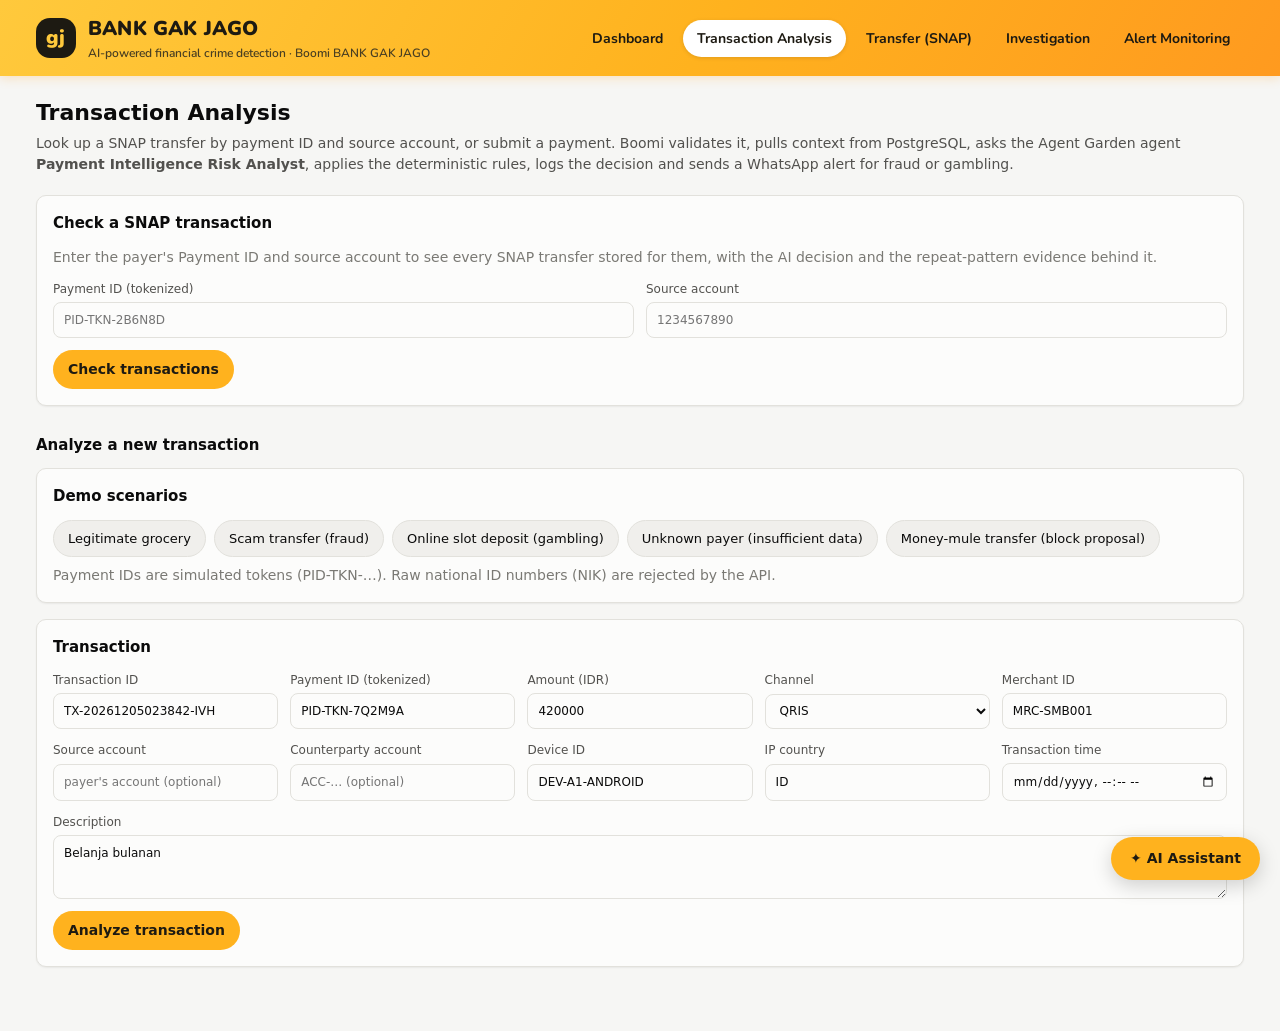
<file: analyze.html>
<!doctype html>
<html lang="en">
<head>
<meta charset="utf-8"><meta name="viewport" content="width=device-width, initial-scale=1">
<title>Transaction Analysis</title>
<link rel="stylesheet" href="styles.css">
</head>
<body>
<main>
  <h1>Transaction Analysis</h1>
  <p class="sub">Look up a SNAP transfer by payment ID and source account, or submit a payment. Boomi validates it, pulls context from PostgreSQL, asks the Agent Garden agent <b>Payment Intelligence Risk Analyst</b>, applies the deterministic rules, logs the decision and sends a WhatsApp alert for fraud or gambling.</p>
  <form class="card" id="lookup">
    <h2>Check a SNAP transaction</h2>
    <p class="muted" style="margin:0 0 12px">Enter the payer's Payment ID and source account to see every SNAP transfer stored for them, with the AI decision and the repeat-pattern evidence behind it.</p>
    <div class="fields">
      <label>Payment ID (tokenized) <input name="payment_id" required placeholder="PID-TKN-2B6N8D"></label>
      <label>Source account <input name="source_account" required maxlength="40" placeholder="1234567890"></label>
    </div>
    <div class="row" style="margin-top:12px">
      <button class="primary" type="submit" id="lookupBtn">Check transactions</button>
      <span id="lookupBusy" class="muted" hidden><span class="spinner"></span> Loading…</span>
    </div>
  </form>
  <section id="lookupResult" style="margin-top:16px"></section>

  <h2 style="margin-top:28px">Analyze a new transaction</h2>
  <section class="card">
    <h2>Demo scenarios</h2>
    <div class="row presets" id="presets"></div>
    <p class="muted" style="margin:8px 0 0">Payment IDs are simulated tokens (PID-TKN-…). Raw national ID numbers (NIK) are rejected by the API.</p>
  </section>
  <form class="card" id="form" style="margin-top:16px">
    <h2>Transaction</h2>
    <div class="fields">
      <label>Transaction ID <input name="transaction_id" required pattern="TX-[A-Z0-9-]{4,40}"></label>
      <label>Payment ID (tokenized) <input name="payment_id" required placeholder="PID-TKN-7Q2M9A"></label>
      <label>Amount (IDR) <input name="amount" type="number" min="1" step="1" required></label>
      <label>Channel
        <select name="channel"><option>BANK_TRANSFER</option><option>QRIS</option><option>EWALLET</option><option>CARD</option><option>VIRTUAL_ACCOUNT</option></select></label>
      <label>Merchant ID <input name="merchant_id" placeholder="MRC-SMB001 (optional)"></label>
      <label>Source account <input name="source_account" placeholder="payer's account (optional)"></label>
      <label>Counterparty account <input name="counterparty_account" placeholder="ACC-… (optional)"></label>
      <label>Device ID <input name="device_id" placeholder="optional"></label>
      <label>IP country <input name="ip_country" maxlength="2" placeholder="ID"></label>
      <label>Transaction time <input name="transaction_time" type="datetime-local"></label>
    </div>
    <label style="margin-top:12px">Description <textarea name="description" maxlength="280"></textarea></label>
    <div class="row" style="margin-top:12px">
      <button class="primary" type="submit" id="submit">Analyze transaction</button>
      <span id="busy" class="muted" hidden><span class="spinner"></span> Running Boomi workflow + AI agent (usually 10–40 s)…</span>
    </div>
  </form>
  <section id="result" style="margin-top:16px"></section>
</main>
<script src="app.js"></script>
<script>
const { h } = PI;
PI.nav("analyze.html");
const newId = () => "TX-" + new Date().toISOString().replace(/\D/g, "").slice(0, 14) + "-" + Math.random().toString(36).slice(2, 5).toUpperCase();
const SCENARIOS = {
  "Legitimate grocery": { payment_id: "PID-TKN-7Q2M9A", amount: 420000, channel: "QRIS", merchant_id: "MRC-SMB001", device_id: "DEV-A1-ANDROID", ip_country: "ID", description: "Belanja bulanan" },
  "Scam transfer (fraud)": { payment_id: "PID-TKN-2B6N8D", amount: 18500000, channel: "BANK_TRANSFER", counterparty_account: "ACC-SCAM-0099", device_id: "DEV-NEW-9931", ip_country: "KH", description: "Transfer segera untuk verifikasi hadiah undian" },
  "Online slot deposit (gambling)": { payment_id: "PID-TKN-9X3L5C", amount: 500000, channel: "EWALLET", merchant_id: "MRC-GCR088", device_id: "DEV-C3-ANDROID", ip_country: "ID", description: "depo slot gacor maxwin" },
  "Unknown payer (insufficient data)": { payment_id: "PID-TKN-ZZ00QX", amount: 1250000, channel: "BANK_TRANSFER" },
  "Money-mule transfer (block proposal)": { payment_id: "PID-TKN-0P2Y4U", amount: 95000000, channel: "BANK_TRANSFER", counterparty_account: "ACC-MULE-0001", device_id: "DEV-X99-UNKNOWN", ip_country: "KH", description: "Urgent refund, kirim OTP setelah transfer" },
};
const form = document.getElementById("form");
function fill(s) {
  form.reset();
  form.transaction_id.value = newId();
  for (const [k, v] of Object.entries(s)) form[k].value = v;
}
document.getElementById("presets").replaceChildren(...Object.entries(SCENARIOS).map(([name, s]) => h("button", { type: "button", onclick: () => fill(s) }, name)));
fill(SCENARIOS["Legitimate grocery"]);

function renderResult(r, ms) {
  const box = document.getElementById("result");
  if (!r.ok && r.valid === false && r.errors) {
    return box.replaceChildren(h("div", { class: "card" }, h("h2", {}, "Request rejected by validation"), h("ul", {}, r.errors.map((e) => h("li", {}, e)))));
  }
  if (!r.ok) return box.replaceChildren(PI.errorBox("Analysis failed: " + (r.error || "unknown error")));
  const n = r.notification || {};
  box.replaceChildren(h("div", { class: "grid two" },
    h("div", { class: "card" },
      h("div", { class: "row", style: "justify-content:space-between" }, PI.classBadge(r.classification), PI.actionBadge(r.recommended_action)),
      h("div", { class: "row", style: "align-items:baseline;gap:16px;margin-top:12px" },
        h("div", {}, h("div", { class: "score" }, r.risk_score), h("div", { class: "muted" }, "risk score / 100")),
        h("div", {}, h("div", { class: "score", style: "font-size:24px" }, r.confidence == null ? "–" : Math.round(r.confidence * 100) + "%"), h("div", { class: "muted" }, "AI confidence"))),
      h("h2", { style: "margin-top:16px" }, "Detected indicators"), PI.chips(r.detected_indicators),
      h("h2", { style: "margin-top:16px" }, "Explanation"), h("p", {}, r.explanation),
      r.requires_human_approval ? h("div", { class: "notice" }, "Block proposed. A human reviewer must approve it on the Investigation page before the account is blocked.") : null),
    h("div", { class: "card" },
      h("h2", {}, "Audit trail"),
      h("dl", { class: "kv" },
        h("dt", {}, "Investigation ref"), h("dd", {}, h("a", { href: "investigation.html?tx=" + encodeURIComponent(r.transaction_id) }, r.investigation_ref)),
        h("dt", {}, "Transaction"), h("dd", { class: "mono" }, r.transaction_id),
        h("dt", {}, "Transaction status"), h("dd", {}, r.transaction_status),
        h("dt", {}, "AI verdict"), h("dd", {}, `${r.ai?.classification || "–"} · score ${r.ai?.risk_score ?? "–"} · ${r.ai?.recommended_action || "–"} (${r.ai?.status})`),
        h("dt", {}, "Rule score"), h("dd", {}, `${r.rules?.rule_score}${r.rules?.override ? " · rule override applied" : ""}`),
        h("dt", {}, "Alert" + (n.channel ? ` (${n.channel.toLowerCase()})` : "")), h("dd", {}, n.status === "NOT_REQUIRED" ? "Not required" : PI.statusBadge(n.status), n.message_sid ? h("div", { class: "mono" }, n.message_sid) : null,
          n.error_message ? h("div", { class: "muted" }, `${n.error_code || ""} ${n.error_message}`) : null),
        h("dt", {}, "Round trip"), h("dd", {}, (ms / 1000).toFixed(1) + " s")))));
}

// ── Lookup: SNAP transfers stored for one payer (payment ID + source account) ──
const PATTERN_TEXT = (p) => !p ? "–" : p.confirmed
  ? `Pattern confirmed (transfer #${p.occurrence} to this beneficiary)`
  : `First occurrence (transfer #${p.occurrence ?? 1}): no repeated pattern`;
function lookupItem(t) {
  const s = t.snap || {}, p = s.pattern || null;
  return h("div", { class: "card" },
    h("div", { class: "row", style: "justify-content:space-between" },
      h("div", { class: "row" }, PI.classBadge(t.classification), PI.actionBadge(t.action)),
      h("span", { class: "mono muted" }, s.response_code ? `${s.response_code} · ${s.response_message}` : (t.snap ? s.status : "not a SNAP transfer"))),
    h("div", { class: "row", style: "align-items:baseline;gap:16px;margin-top:12px" },
      h("div", {}, h("div", { class: "score" }, t.risk_score ?? "–"), h("div", { class: "muted" }, "risk score / 100")),
      h("div", {}, h("div", { class: "score", style: "font-size:24px" }, PI.idr(t.amount)), h("div", { class: "muted" }, PI.when(t.transaction_time)))),
    h("dl", { class: "kv", style: "margin-top:12px" },
      h("dt", {}, "Partner reference"), h("dd", { class: "mono" }, s.partner_reference_no || "–"),
      h("dt", {}, "From → to"), h("dd", { class: "mono" }, `${t.source_account || "–"} → ${t.counterparty_account || t.merchant_id || "–"}`),
      h("dt", {}, "Remark"), h("dd", {}, t.description || "–"),
      h("dt", {}, "Decision method"), h("dd", {}, s.decision_method === "AI_RULES_PATTERN_GUARD" ? "AI agent + rules + pattern guard" : (s.decision_method || "AI agent + rules")),
      h("dt", {}, "Pattern"), h("dd", {}, PATTERN_TEXT(p),
        p?.guard_applied ? h("div", { class: "muted" }, `Guard applied: ${p.unguarded_classification} (score ${p.unguarded_risk_score}) was not confirmed by a pattern`) : null,
        (p?.reasons || []).length ? h("ul", { style: "margin:4px 0 0 18px" }, p.reasons.map((x) => h("li", {}, x))) : null),
      h("dt", {}, "AI agent verdict"), h("dd", {}, t.ai ? `${t.ai.classification || "–"} · score ${t.ai.risk_score ?? "–"} · ${t.ai.recommended_action || "–"} (${t.ai.status})` : "–"),
      h("dt", {}, "Rule score"), h("dd", {}, t.rule_score ?? "–"),
      h("dt", {}, "Investigation"), h("dd", {}, t.investigation_ref ? h("a", { href: "investigation.html?tx=" + encodeURIComponent(t.transaction_id) }, t.investigation_ref) : "Pending decision")),
    t.indicators?.length ? [h("h2", { style: "margin-top:16px" }, "Detected indicators"), PI.chips(t.indicators)] : null,
    t.explanation ? [h("h2", { style: "margin-top:16px" }, "Explanation"), h("p", {}, t.explanation)] : null);
}
const lookup = document.getElementById("lookup");
lookup.addEventListener("submit", async (ev) => {
  ev.preventDefault();
  const payment_id = lookup.payment_id.value.trim().toUpperCase(), source_account = lookup.source_account.value.trim().toUpperCase();
  const box = document.getElementById("lookupResult"), btn = document.getElementById("lookupBtn"), busy = document.getElementById("lookupBusy");
  btn.disabled = true; busy.hidden = false;
  try {
    const r = await PI.query("transactions", { payment_id, source_account, limit: 20 });
    if (!r.ok) return box.replaceChildren(PI.errorBox("Lookup failed: " + (r.error || "unknown error")));
    const items = (r.items || []).filter((t) => t.payment_id === payment_id && t.source_account === source_account);
    box.replaceChildren(
      h("p", { class: "muted" }, items.length ? `${items.length} transaction${items.length > 1 ? "s" : ""} for ${payment_id} from account ${source_account} (newest first).` : ""),
      ...(items.length ? items.map(lookupItem) : [h("div", { class: "card" }, `No transactions found for ${payment_id} from account ${source_account}.`)]));
  } catch (e) { box.replaceChildren(PI.errorBox("Network error: " + e.message)); }
  finally { btn.disabled = false; busy.hidden = true; }
});
const qs = new URLSearchParams(location.search);
if (qs.get("payment_id") && qs.get("source_account")) {
  lookup.payment_id.value = qs.get("payment_id"); lookup.source_account.value = qs.get("source_account"); lookup.requestSubmit();
}

form.addEventListener("submit", async (ev) => {
  ev.preventDefault();
  const body = Object.fromEntries([...new FormData(form)].filter(([, v]) => v !== ""));
  if (body.amount) body.amount = Number(body.amount);
  if (body.transaction_time) body.transaction_time = new Date(body.transaction_time).toISOString();
  for (const k of ["transaction_id", "payment_id", "merchant_id", "counterparty_account", "source_account", "ip_country"]) if (body[k]) body[k] = body[k].toUpperCase();
  const btn = document.getElementById("submit"), busy = document.getElementById("busy");
  btn.disabled = true; busy.hidden = false;
  const t0 = performance.now();
  try { renderResult(await PI.post("/api/analyze", body), performance.now() - t0); }
  catch (e) { document.getElementById("result").replaceChildren(PI.errorBox("Network error: " + e.message)); }
  finally { btn.disabled = false; busy.hidden = true; form.transaction_id.value = newId(); }
});
</script>
</body>
</html>
</file>
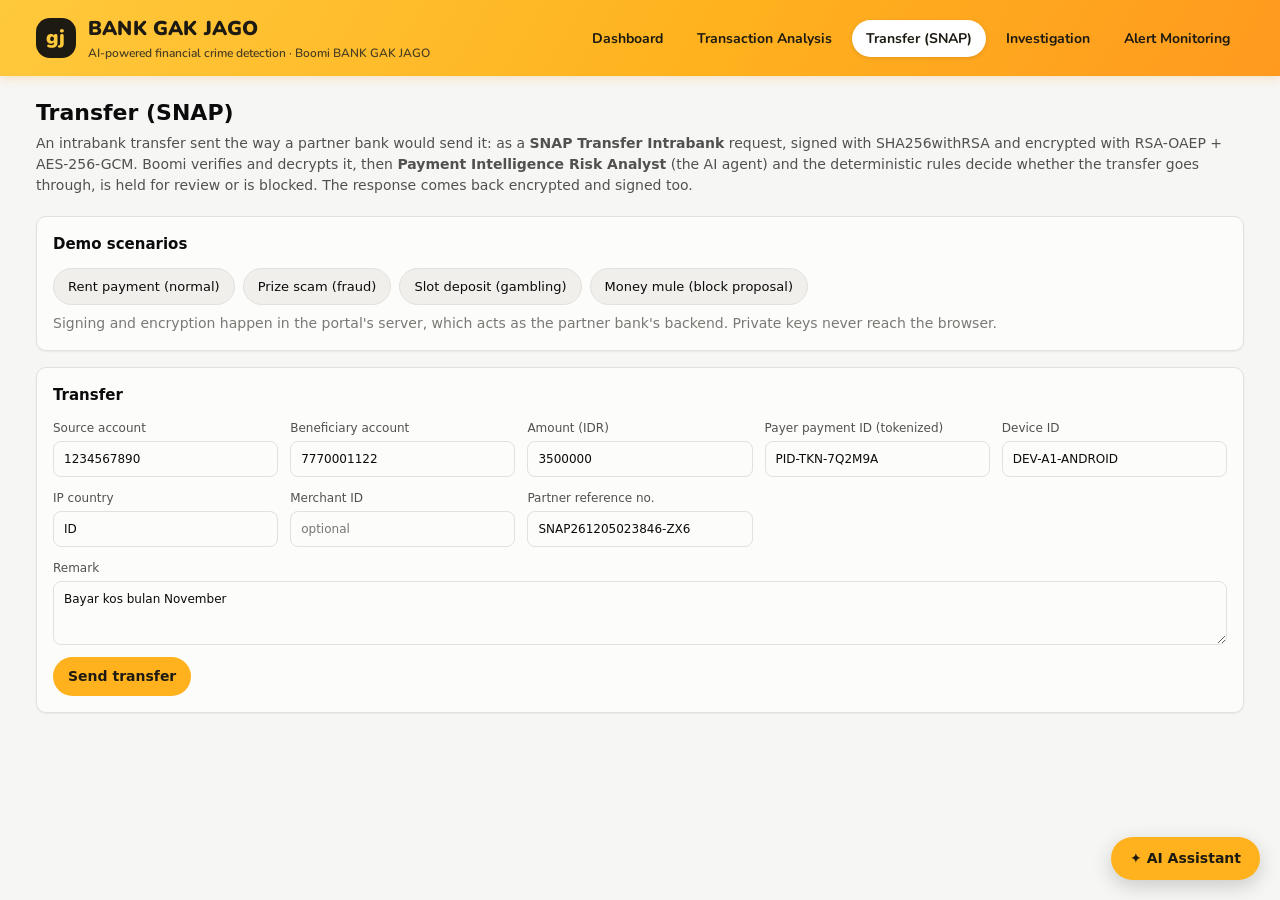
<file: transfer.html>
<!doctype html>
<html lang="en">
<head>
<meta charset="utf-8"><meta name="viewport" content="width=device-width, initial-scale=1">
<title>Transfer (SNAP)</title>
<link rel="stylesheet" href="styles.css">
</head>
<body>
<main>
  <h1>Transfer (SNAP)</h1>
  <p class="sub">An intrabank transfer sent the way a partner bank would send it: as a <b>SNAP Transfer Intrabank</b> request, signed with SHA256withRSA and encrypted with RSA-OAEP + AES-256-GCM. Boomi verifies and decrypts it, then <b>Payment Intelligence Risk Analyst</b> (the AI agent) and the deterministic rules decide whether the transfer goes through, is held for review or is blocked. The response comes back encrypted and signed too.</p>
  <section class="card">
    <h2>Demo scenarios</h2>
    <div class="row presets" id="presets"></div>
    <p class="muted" style="margin:8px 0 0">Signing and encryption happen in the portal's server, which acts as the partner bank's backend. Private keys never reach the browser.</p>
  </section>
  <form class="card" id="form" style="margin-top:16px">
    <h2>Transfer</h2>
    <div class="fields">
      <label>Source account <input name="sourceAccountNo" required maxlength="32" placeholder="1234567890"></label>
      <label>Beneficiary account <input name="beneficiaryAccountNo" required maxlength="32" placeholder="8881234567"></label>
      <label>Amount (IDR) <input name="amount" type="number" min="1" step="1" required></label>
      <label>Payer payment ID (tokenized) <input name="paymentId" required placeholder="PID-TKN-7Q2M9A"></label>
      <label>Device ID <input name="deviceId" placeholder="optional"></label>
      <label>IP country <input name="ipCountry" maxlength="2" placeholder="ID"></label>
      <label>Merchant ID <input name="merchantId" placeholder="optional"></label>
      <label>Partner reference no. <input name="partnerReferenceNo" required pattern="[A-Za-z0-9-]{4,40}"></label>
    </div>
    <label style="margin-top:12px">Remark <textarea name="remark" maxlength="280"></textarea></label>
    <div class="row" style="margin-top:12px">
      <button class="primary" type="submit" id="submit">Send transfer</button>
      <span id="busy" class="muted" hidden><span class="spinner"></span> Signing, encrypting, running Boomi + AI agent (usually 10–40 s)…</span>
    </div>
  </form>
  <section id="result" style="margin-top:16px" aria-live="polite"></section>
</main>
<script src="app.js"></script>
<script>
const { h } = PI;
PI.nav("transfer.html");
const newRef = () => "SNAP" + new Date().toISOString().replace(/\D/g, "").slice(2, 14) + "-" + Math.random().toString(36).slice(2, 5).toUpperCase();
const SCENARIOS = {
  "Rent payment (normal)": { sourceAccountNo: "1234567890", beneficiaryAccountNo: "7770001122", amount: 3500000, paymentId: "PID-TKN-7Q2M9A", deviceId: "DEV-A1-ANDROID", ipCountry: "ID", remark: "Bayar kos bulan November" },
  "Prize scam (fraud)": { sourceAccountNo: "1234567890", beneficiaryAccountNo: "ACC-SCAM-0099", amount: 18500000, paymentId: "PID-TKN-2B6N8D", deviceId: "DEV-NEW-9931", ipCountry: "KH", remark: "Transfer segera untuk verifikasi hadiah undian" },
  "Slot deposit (gambling)": { sourceAccountNo: "5550001234", beneficiaryAccountNo: "9990088123", amount: 500000, paymentId: "PID-TKN-9X3L5C", merchantId: "MRC-GCR088", deviceId: "DEV-C3-ANDROID", ipCountry: "ID", remark: "depo slot gacor maxwin" },
  "Money mule (block proposal)": { sourceAccountNo: "4440009876", beneficiaryAccountNo: "ACC-MULE-0001", amount: 95000000, paymentId: "PID-TKN-0P2Y4U", deviceId: "DEV-X99-UNKNOWN", ipCountry: "KH", remark: "Urgent refund, kirim OTP setelah transfer" },
};
const form = document.getElementById("form");
function fill(s) {
  form.reset();
  for (const [k, v] of Object.entries(s)) form[k].value = v;
  form.partnerReferenceNo.value = newRef();
}
document.getElementById("presets").replaceChildren(...Object.entries(SCENARIOS).map(([name, s]) => h("button", { type: "button", onclick: () => fill(s) }, name)));
fill(SCENARIOS["Rent payment (normal)"]);

const OUTCOME = { // SNAP responseCode -> what happened to the transfer
  "2001700": ["✓", "var(--good)", "Transfer approved"],
  "2021700": ["◎", "var(--warning)", "Held for manual review"],
  "4031703": ["⛔", "var(--critical)", "Blocked: suspected fraud"],
};
const outcome = (code, msg) => OUTCOME[code] || ["✕", "var(--critical)", "Rejected: " + (msg || "unknown error")];

function step(ok, title, detail) {
  return h("li", { class: "snap-step" },
    h("span", { class: "snap-icon", style: `color:${ok ? "var(--good)" : "var(--critical)"}`, "aria-label": ok ? "passed" : "failed" }, ok ? "✓" : "✕"),
    h("div", {}, h("div", { class: "snap-title" }, title), detail ? h("div", { class: "muted mono snap-detail" }, detail) : null));
}

function kvList(obj) {
  return h("dl", { class: "kv" }, Object.entries(obj || {}).flatMap(([k, v]) => [h("dt", {}, k), h("dd", { class: "mono" }, v == null ? "–" : typeof v === "object" ? JSON.stringify(v) : String(v))]));
}

function render(r) {
  const box = document.getElementById("result");
  if (!r || r.ok === false) return box.replaceChildren(PI.errorBox("Transfer failed: " + (r?.error || "unknown error")));
  const t = r.trace || {}, res = r.response || {}, ra = res.additionalInfo?.riskAssessment;
  const [icon, color, label] = outcome(r.responseCode, r.responseMessage);
  const authFailed = ["4011700", "4001701"].includes(r.responseCode);
  const analysed = !!ra;

  const decision = h("div", { class: "card" },
    h("div", { class: "snap-outcome", style: `border-left-color:${color}` },
      h("span", { class: "snap-outcome-icon", style: `color:${color}`, "aria-hidden": "true" }, icon),
      h("div", {}, h("div", { class: "snap-outcome-label" }, label),
        h("div", { class: "muted" }, h("span", { class: "mono" }, r.responseCode || "–"), " · ", r.responseMessage || "",
          res.latestTransactionStatus ? ` · status ${res.latestTransactionStatus}` : ""))),
    analysed ? [
      h("h2", { style: "margin-top:16px" }, "AI decision"),
      h("div", { class: "row", style: "justify-content:space-between" }, PI.classBadge(ra.classification), PI.actionBadge(ra.recommendedAction)),
      h("div", { class: "row", style: "align-items:baseline;gap:16px;margin-top:12px" },
        h("div", {}, h("div", { class: "score" }, ra.riskScore ?? "–"), h("div", { class: "muted" }, "risk score / 100")),
        h("div", {}, h("div", { class: "score", style: "font-size:24px" }, ra.confidence == null ? "–" : Math.round(ra.confidence * 100) + "%"), h("div", { class: "muted" }, "AI confidence"))),
      h("dl", { class: "kv", style: "margin-top:12px" },
        h("dt", {}, "AI agent verdict"), h("dd", {}, ra.aiVerdict ? `${ra.aiVerdict.classification} · score ${ra.aiVerdict.riskScore ?? "–"} · ${ra.aiVerdict.recommendedAction} (${ra.aiVerdict.status})` : "–"),
        h("dt", {}, "Rule score"), h("dd", {}, `${ra.ruleScore ?? "–"}${ra.ruleOverride ? " · rule override applied" : ""}`),
        h("dt", {}, "Amount"), h("dd", {}, PI.idr(res.amount?.value)),
        h("dt", {}, "From → to"), h("dd", { class: "mono" }, `${res.sourceAccountNo} → ${res.beneficiaryAccountNo}`),
        h("dt", {}, "Alert"), h("dd", {}, res.additionalInfo?.notification?.status === "NOT_REQUIRED" ? "Not required" : PI.statusBadge(res.additionalInfo?.notification?.status)),
        h("dt", {}, "Pattern"), h("dd", {}, !ra.pattern ? "–" : ra.pattern.confirmed ? `Confirmed (transfer #${ra.pattern.occurrence} to this beneficiary)` : `First occurrence: not classified as fraud${ra.pattern.guard_applied ? ` (AI + rules said ${ra.pattern.unguarded_classification})` : ""}`),
        h("dt", {}, "Investigation"), h("dd", {}, ra.investigationRef ? h("a", { href: "investigation.html?tx=" + encodeURIComponent(res.referenceNo) }, ra.investigationRef) : "–"),
        h("dt", {}, "Check later"), h("dd", {}, h("a", { href: `analyze.html?payment_id=${encodeURIComponent(form.paymentId.value.trim().toUpperCase())}&source_account=${encodeURIComponent(res.sourceAccountNo || "")}` }, "Transaction Analysis → payment ID + source account"))),
      h("h2", { style: "margin-top:16px" }, "Detected indicators"), PI.chips(ra.indicators),
      h("h2", { style: "margin-top:16px" }, "Explanation"), h("p", {}, ra.explanation),
      ra.requiresHumanApproval ? h("div", { class: "notice" }, "Block proposed. A human reviewer must approve it on the Investigation page before the account is blocked.") : null,
    ] : (res.additionalInfo?.errors ? h("ul", {}, res.additionalInfo.errors.map((e) => h("li", {}, e))) : null));

  const rq = t.request || {}, rs = t.response || {};
  const security = h("div", { class: "card" },
    h("h2", {}, "SNAP security trail"),
    h("ol", { class: "snap-steps" },
      step(true, "Request signed by partner (SHA256withRSA)", rq.headers?.["X-SIGNATURE"]),
      step(true, `Body encrypted for Boomi (RSA-OAEP-256 + AES-256-GCM, ${rq.body?.bytes ?? "?"} bytes)`, rq.body?.encryptedData),
      step(!authFailed, authFailed ? "Boomi rejected the signature or payload" : "Boomi verified the signature and decrypted the body", `X-PARTNER-ID ${rq.headers?.["X-PARTNER-ID"] || "–"} · X-TIMESTAMP ${rq.headers?.["X-TIMESTAMP"] || "–"}`),
      step(analysed, analysed ? "Risk analysis: AI agent + rules" : "Risk analysis not run", analysed ? `${ra.classification} → ${ra.recommendedAction}` : null),
      step(!!rs.body?.encryptedData, `Response encrypted for partner (${rs.body?.bytes ?? "?"} bytes)`, rs.body?.encryptedData),
      step(!!r.signatureValid, r.signatureValid ? "Response signature verified with Boomi's public key" : "Response signature NOT valid", rs.headers?.["X-SIGNATURE"]),
      step(!!r.response && !r.decryptError, r.decryptError ? "Response could not be decrypted" : "Response decrypted by partner", `${((t.ms || 0) / 1000).toFixed(1)} s round trip · ${t.endpoint || ""}`)),
    h("details", { style: "margin-top:12px" }, h("summary", {}, "Request headers & string to sign"),
      kvList({ ...rq.headers, stringToSign: rq.stringToSign, encryptedKey: rq.body?.encryptedKey, iv: rq.body?.iv })),
    h("details", {}, h("summary", {}, "Response headers & envelope"),
      kvList({ ...rs.headers, responseCode: rs.body?.responseCode, encryptedKey: rs.body?.encryptedKey, iv: rs.body?.iv })));

  box.replaceChildren(h("div", { class: "grid two" }, decision, security));
}

form.addEventListener("submit", async (ev) => {
  ev.preventDefault();
  const f = Object.fromEntries([...new FormData(form)].map(([k, v]) => [k, String(v).trim()]));
  const info = { paymentId: f.paymentId.toUpperCase(), deviceId: f.deviceId || undefined, ipCountry: f.ipCountry ? f.ipCountry.toUpperCase() : undefined, merchantId: f.merchantId ? f.merchantId.toUpperCase() : undefined };
  const now = new Date(Date.now() + 7 * 3600e3).toISOString().slice(0, 19) + "+07:00";
  const snap = {
    partnerReferenceNo: f.partnerReferenceNo.toUpperCase(),
    amount: { value: Number(f.amount).toFixed(2), currency: "IDR" },
    beneficiaryAccountNo: f.beneficiaryAccountNo.toUpperCase(), sourceAccountNo: f.sourceAccountNo.toUpperCase(),
    transactionDate: now, remark: f.remark || undefined, additionalInfo: info,
  };
  const btn = document.getElementById("submit"), busy = document.getElementById("busy");
  btn.disabled = true; busy.hidden = false;
  try { render(await PI.post("/api/transfer", snap)); }
  catch (e) { document.getElementById("result").replaceChildren(PI.errorBox("Network error: " + e.message)); }
  finally { btn.disabled = false; busy.hidden = true; form.partnerReferenceNo.value = newRef(); }
});
</script>
</body>
</html>
</file>
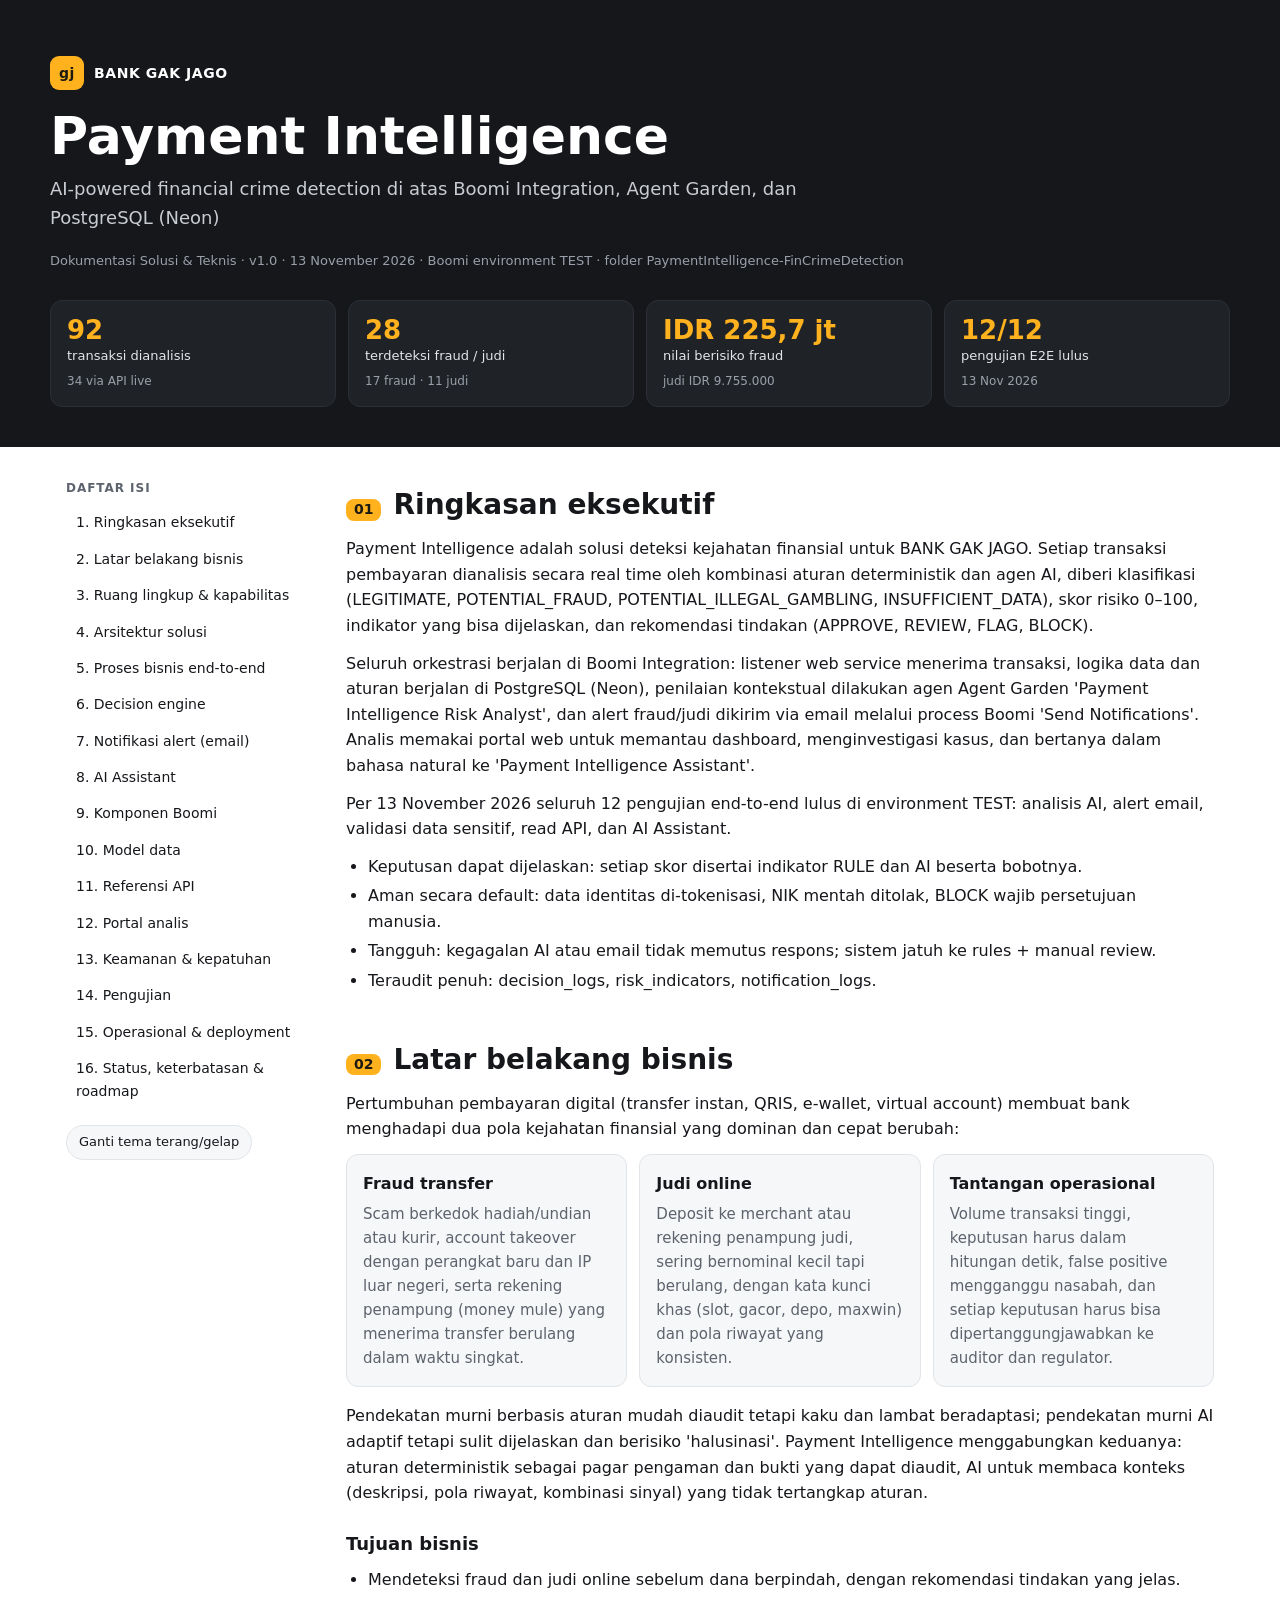
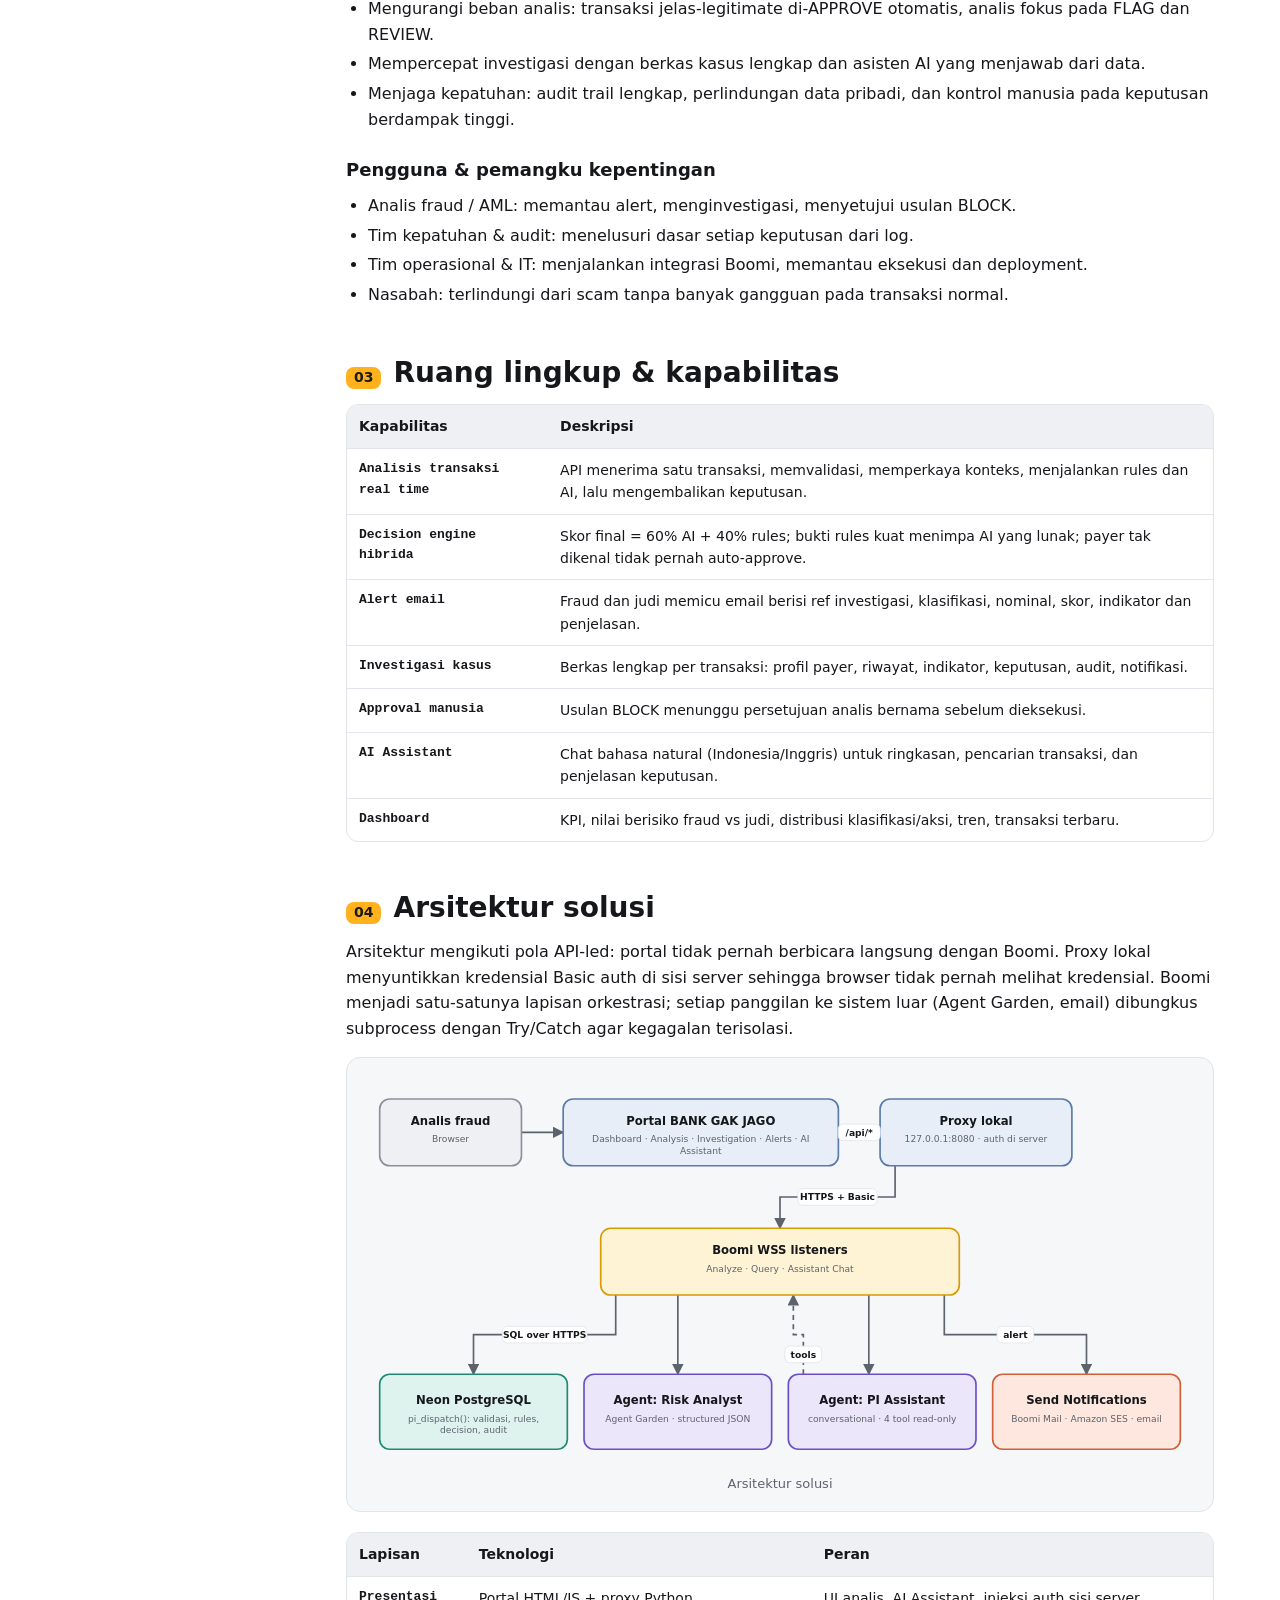
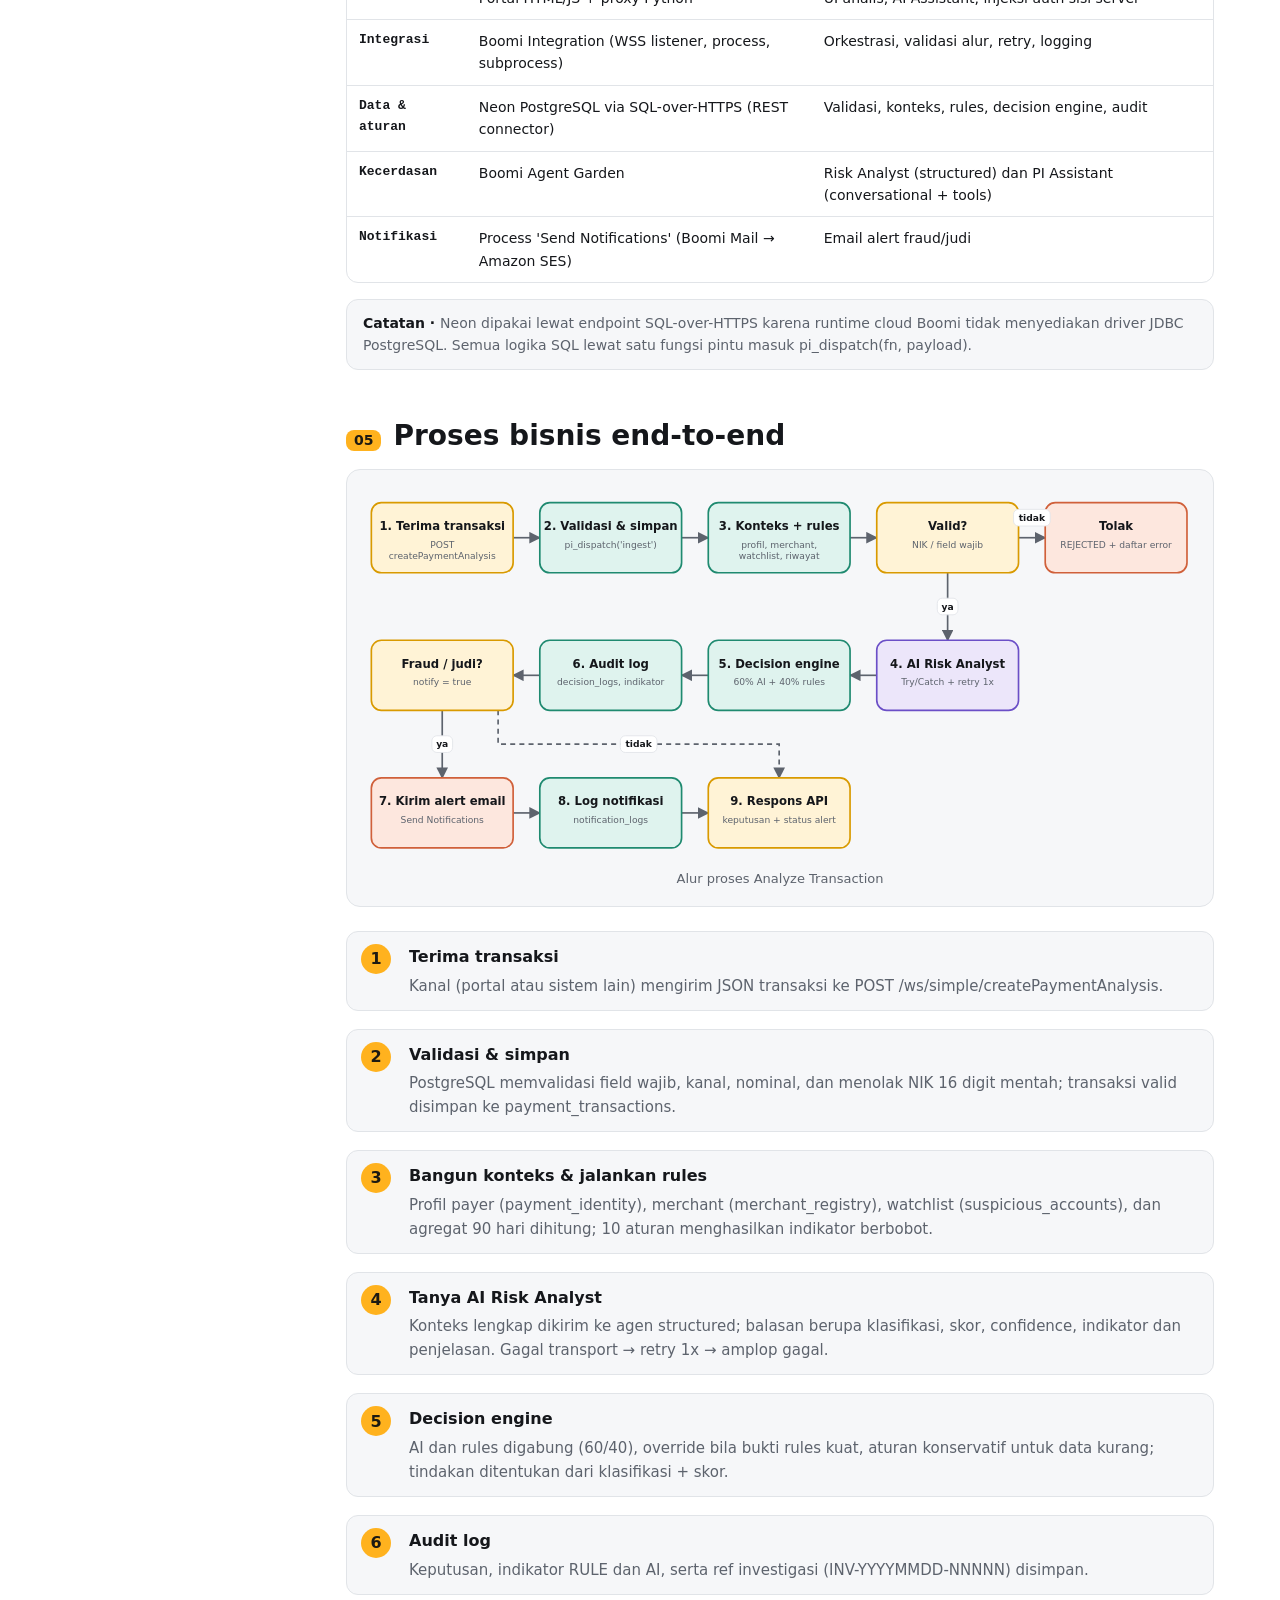
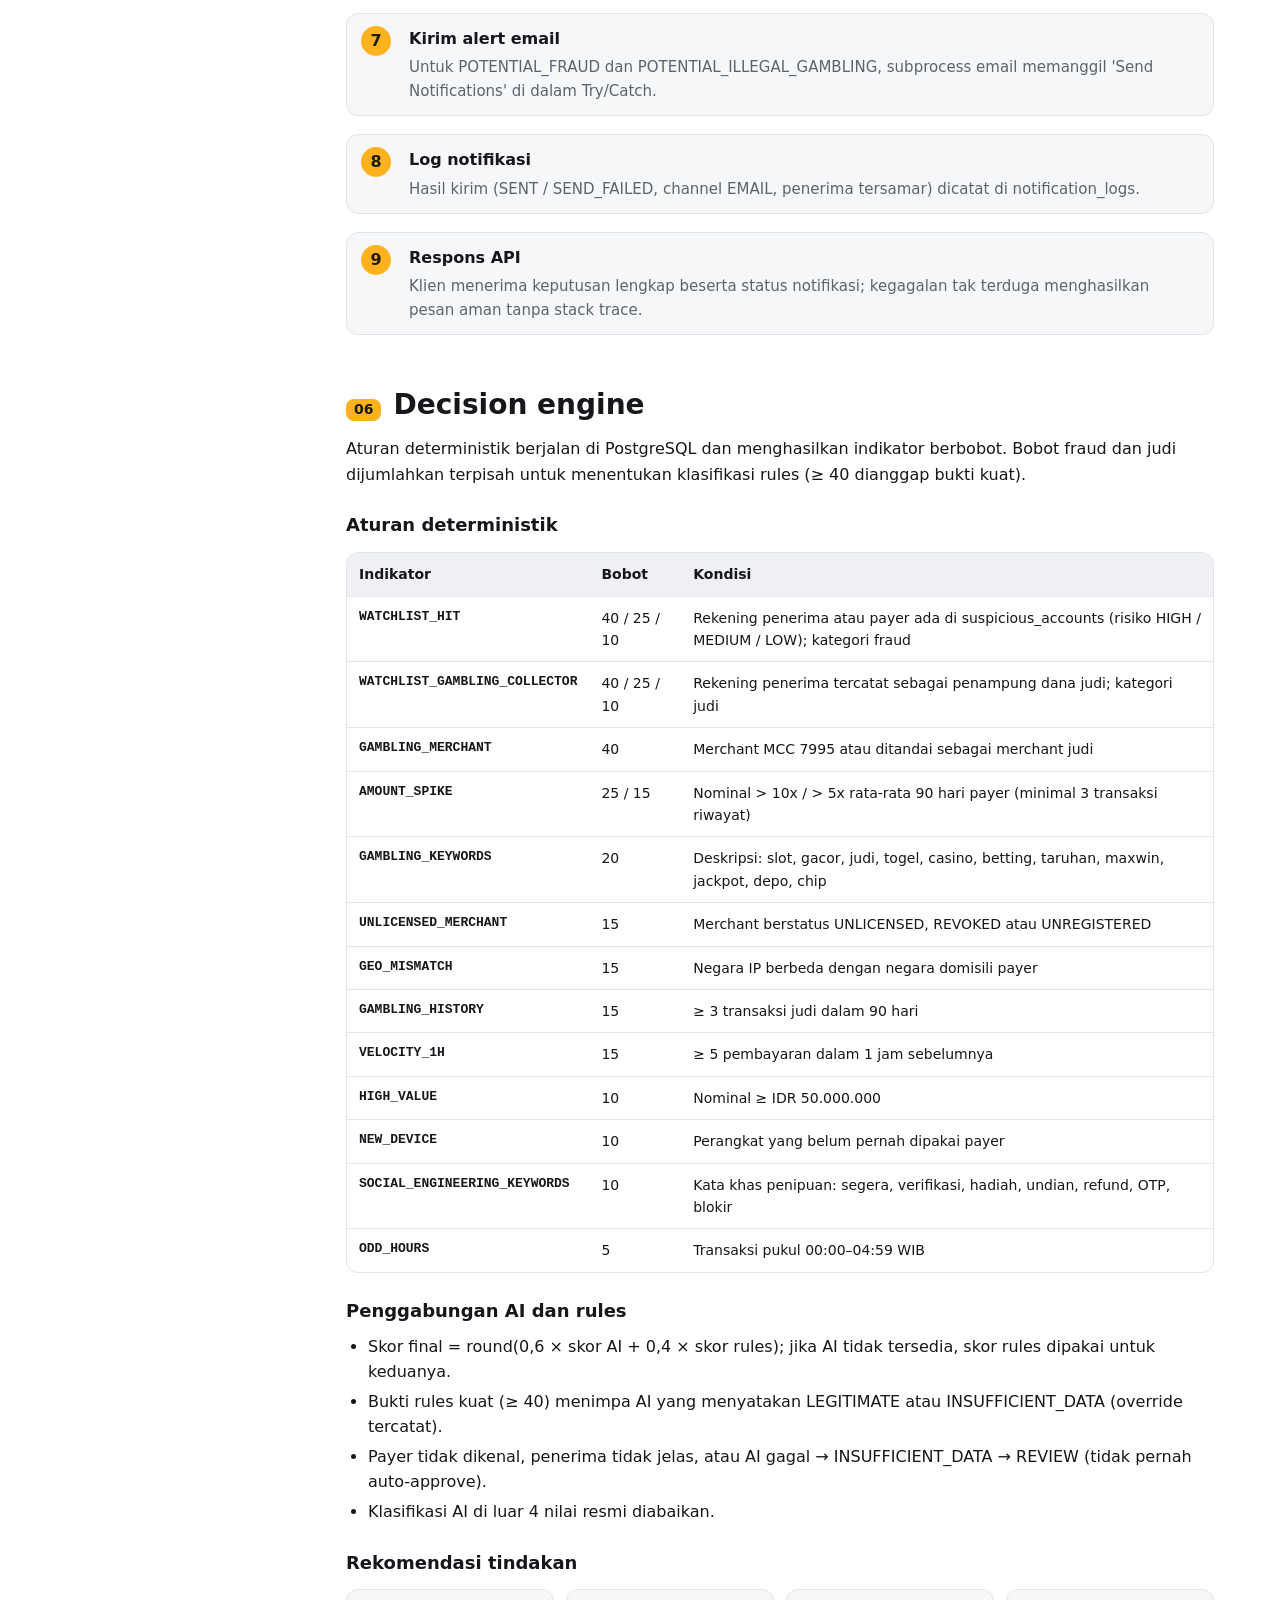
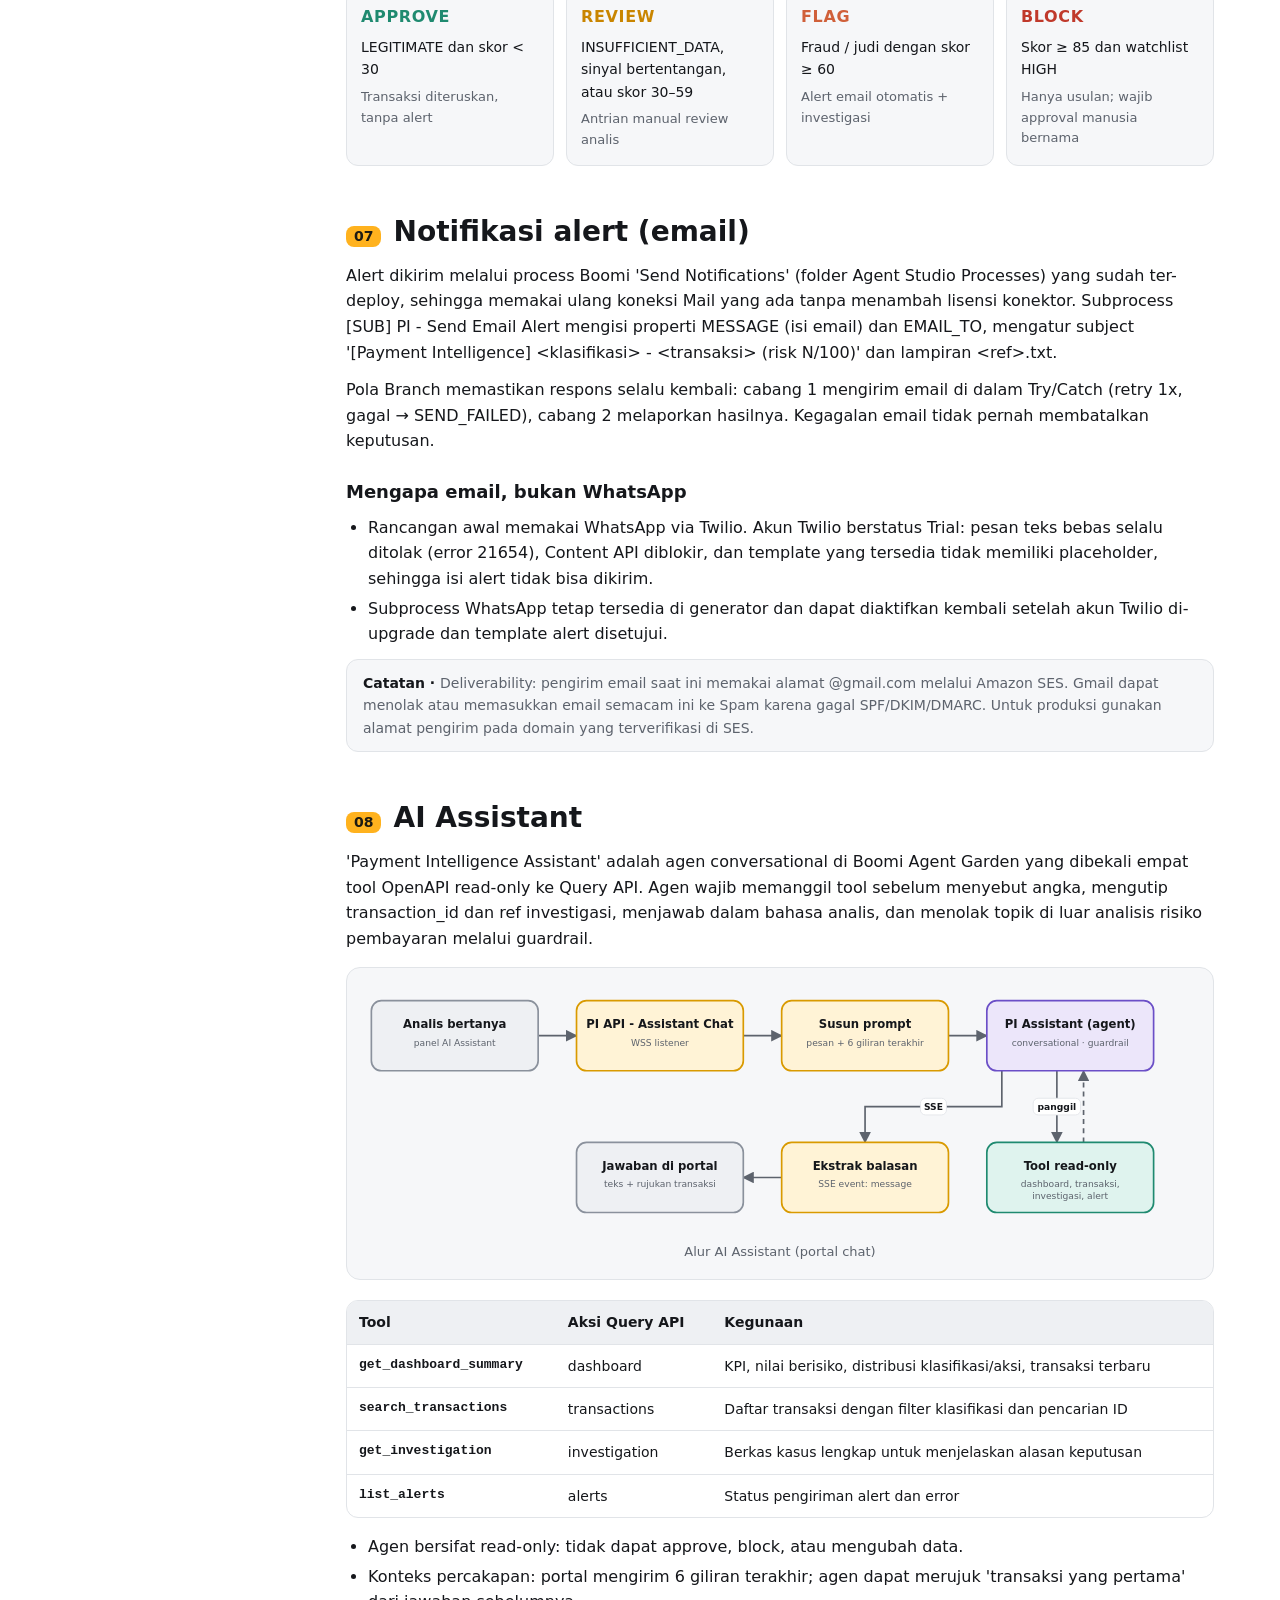
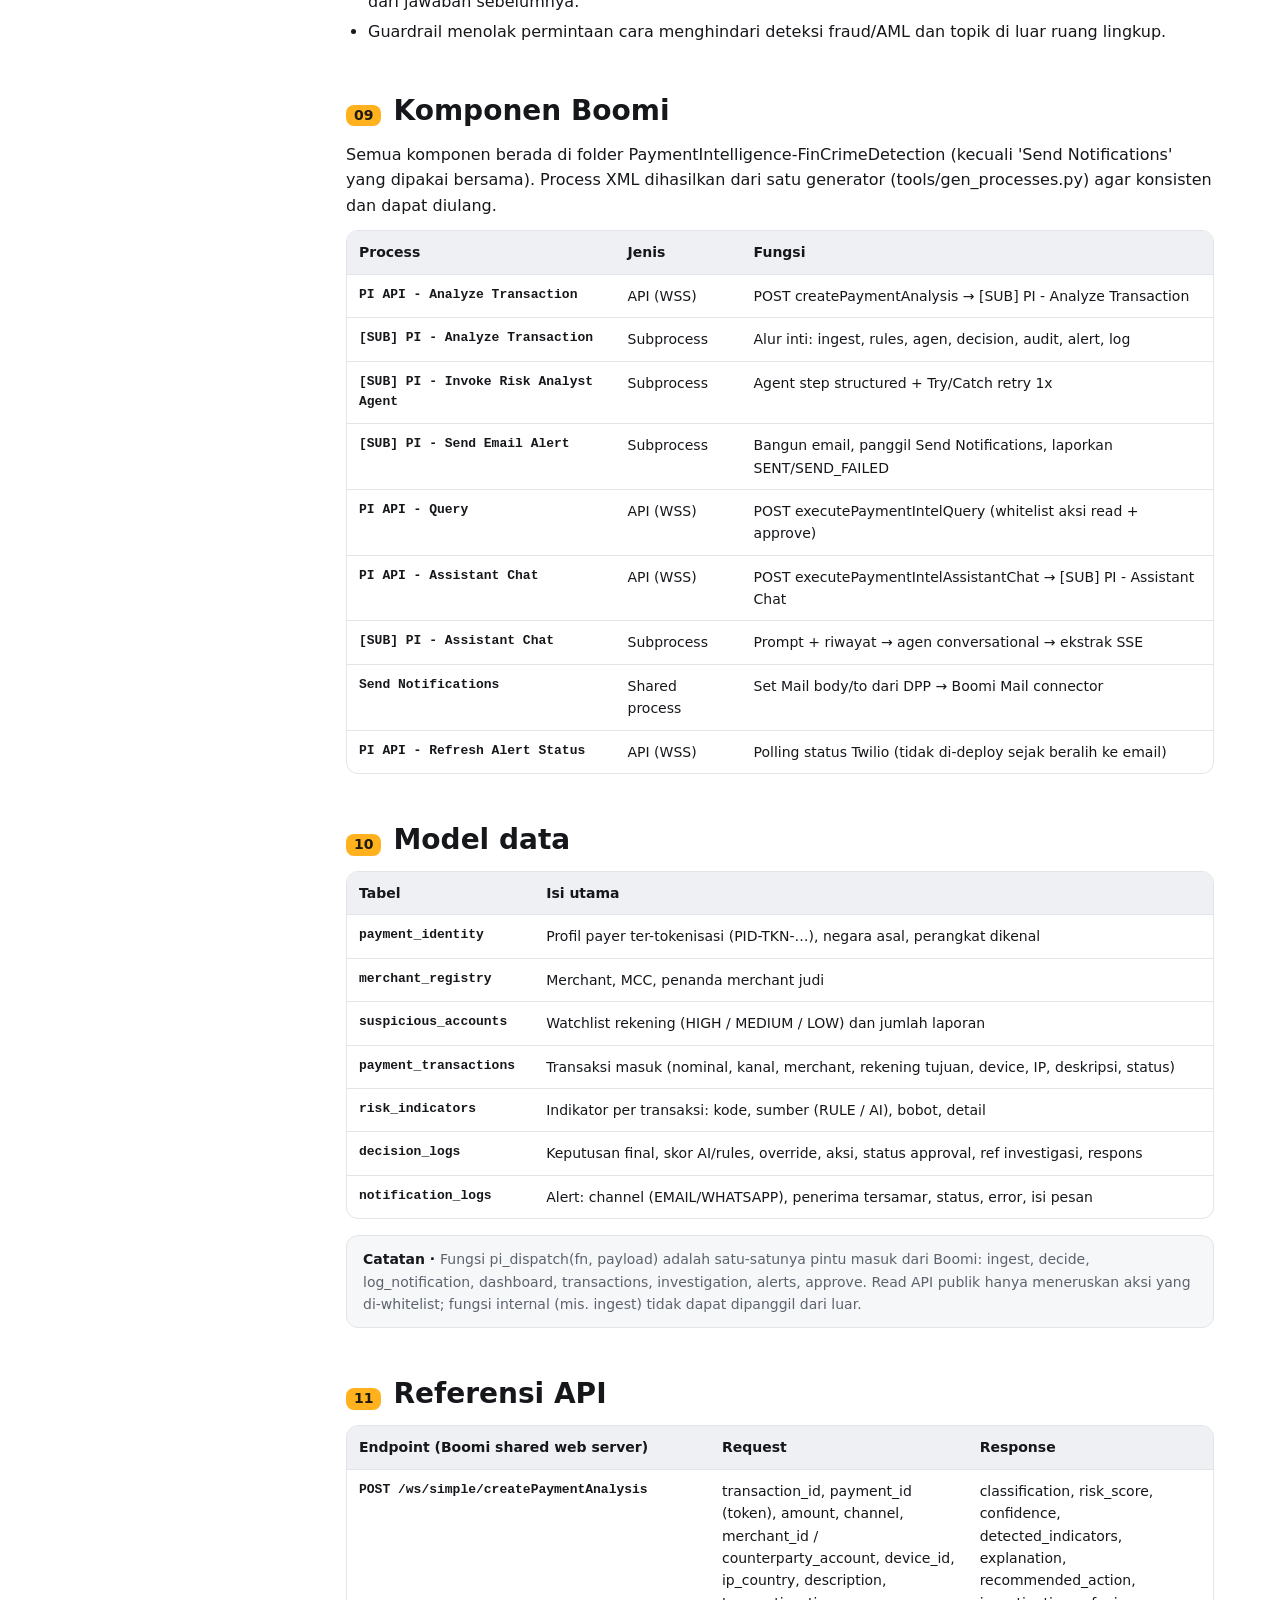
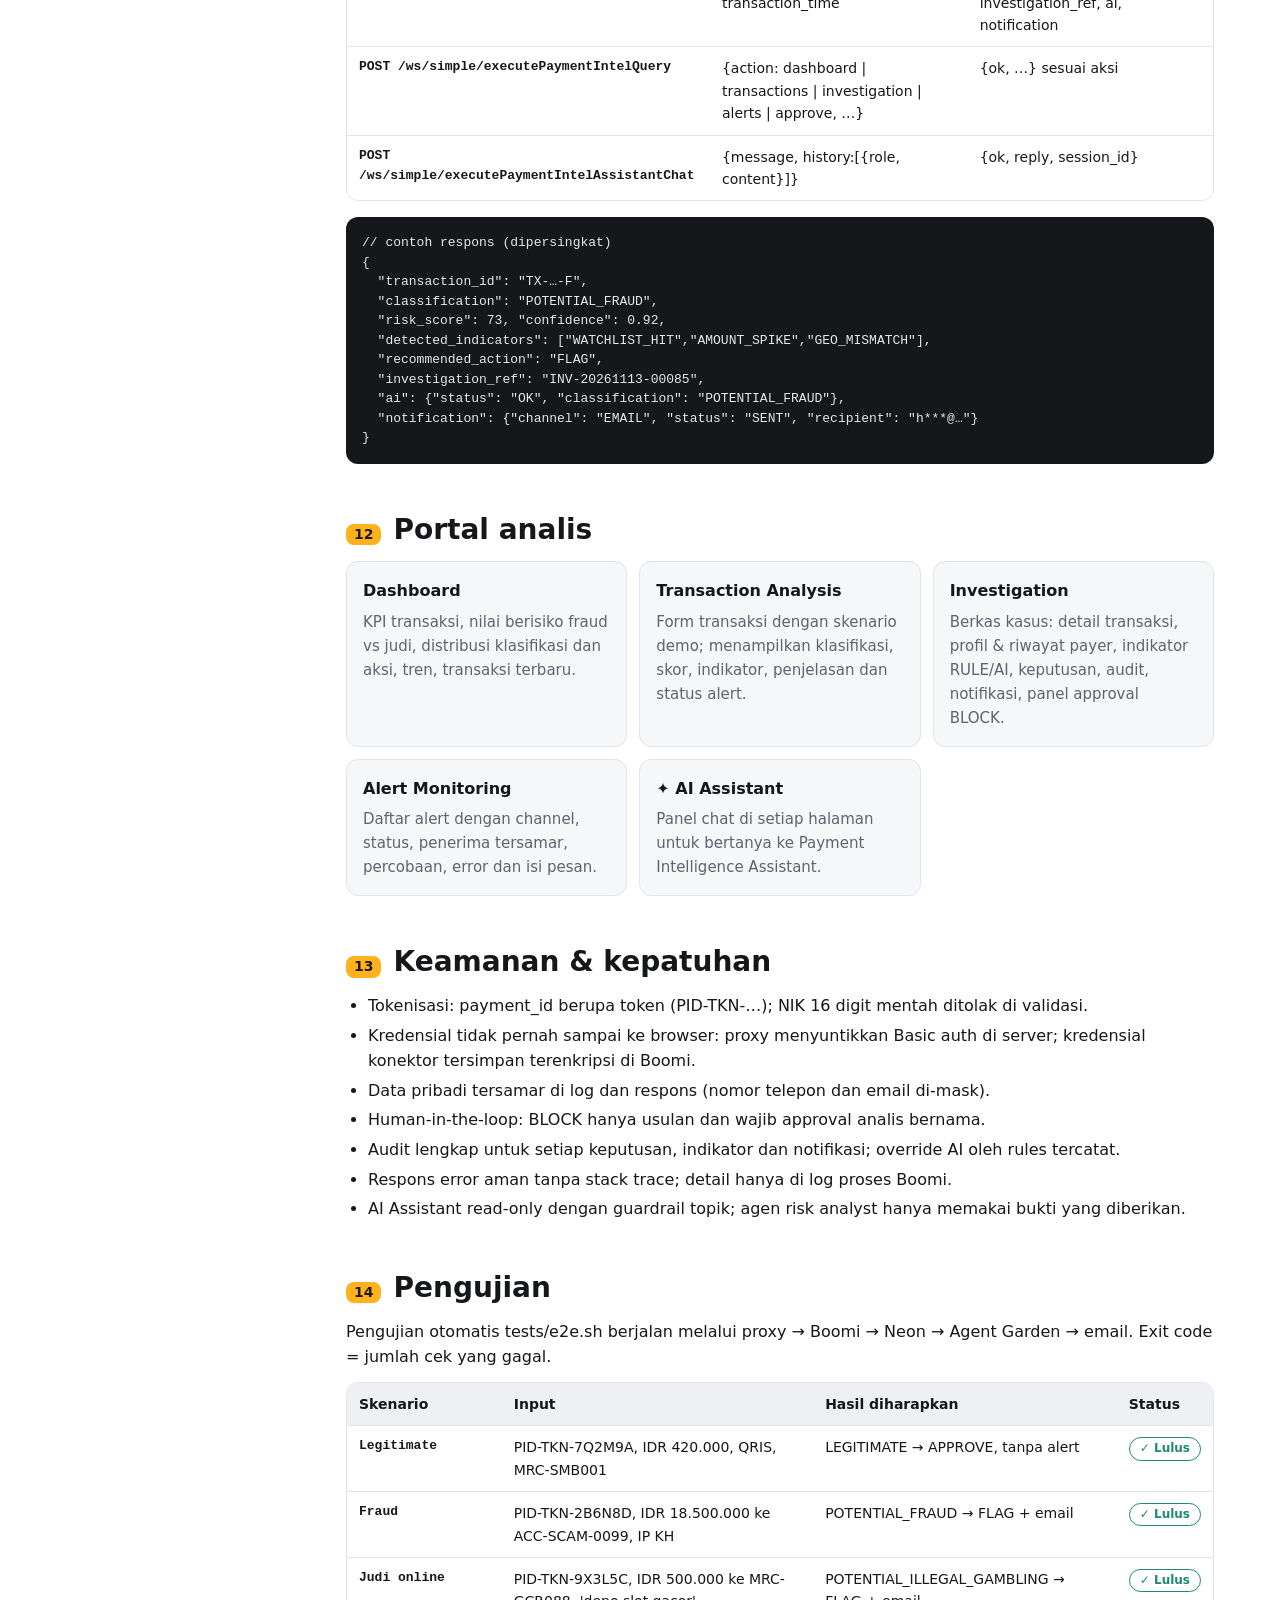
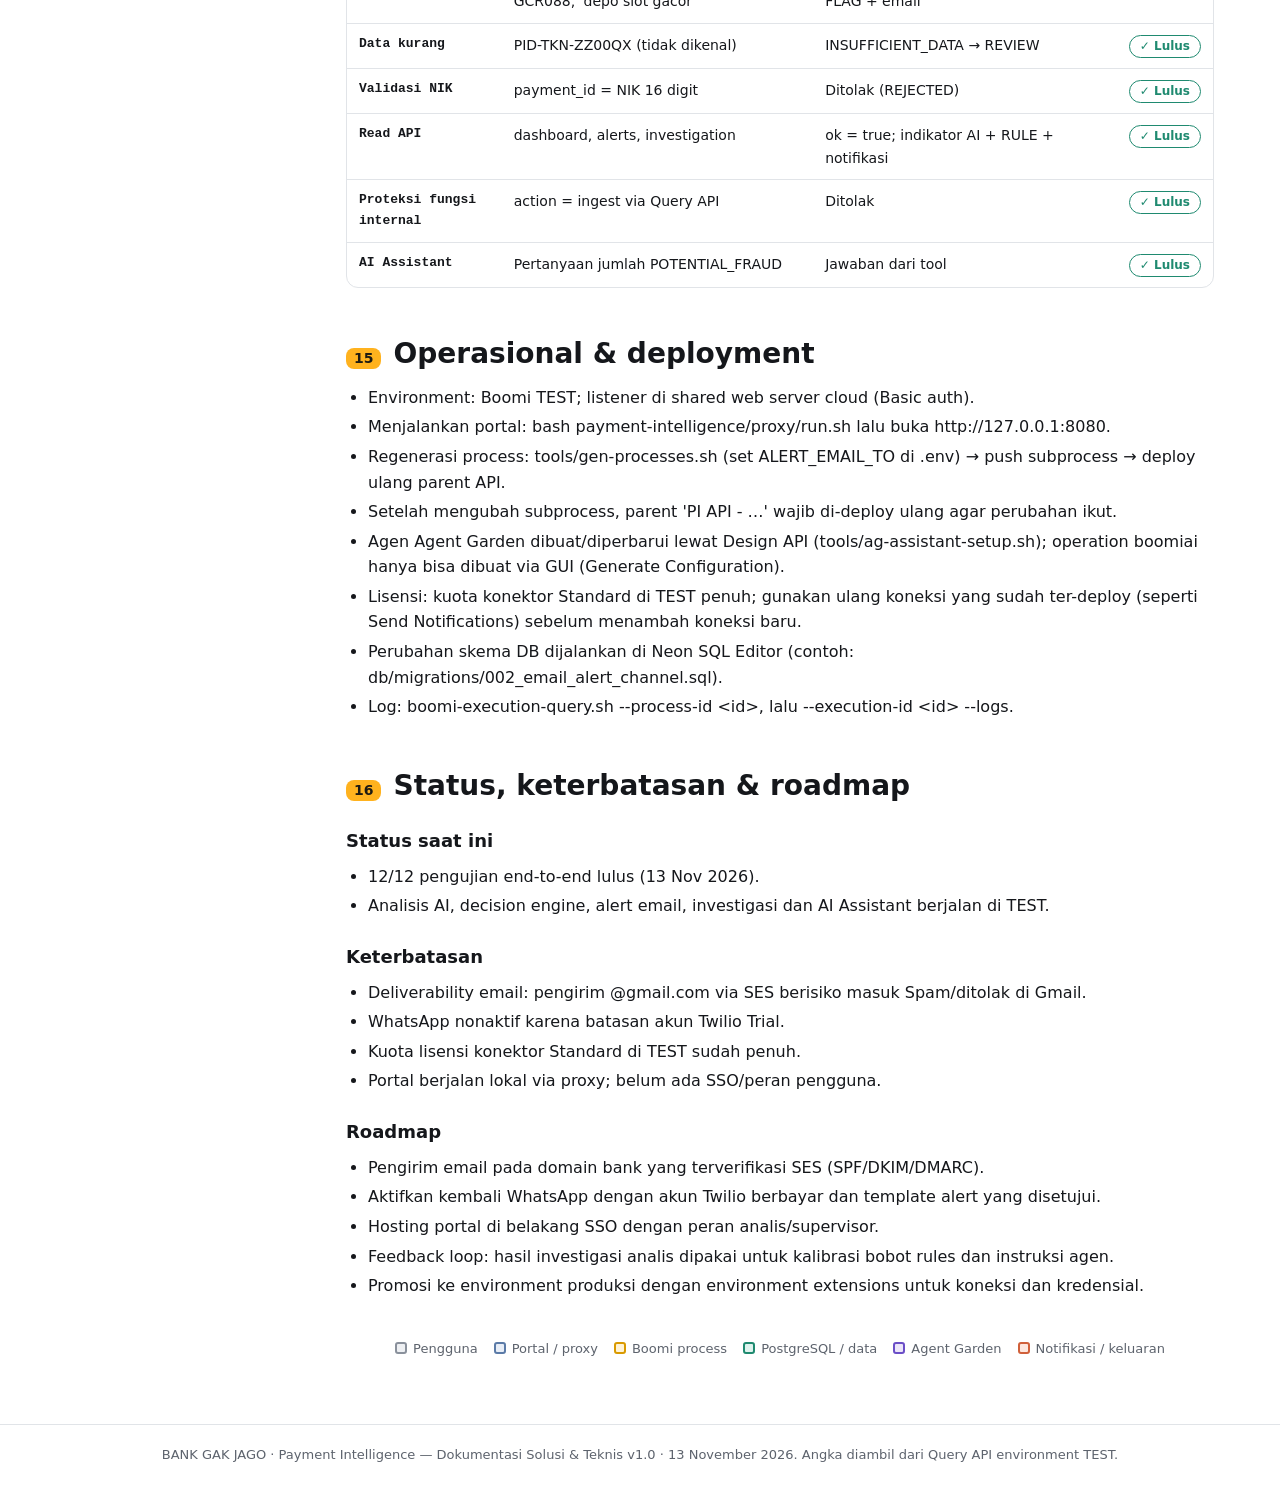
<file: docs/Payment_Intelligence_Dokumentasi.html>
<!doctype html>
<html lang="id">
<head>
<meta charset="utf-8">
<meta name="viewport" content="width=device-width, initial-scale=1">
<title>Payment Intelligence Docs</title>
<style>
:root{--bg:#ffffff;--surface:#f6f7f9;--surface2:#eef0f3;--border:#e1e4e8;--text:#15171b;--muted:#5d636d;--accent:#ffb21e;--accent-ink:#1d1a12;--link:#8a5a00;
--k-actor-f:#eef0f3;--k-actor-s:#8a919c;--k-edge-f:#e8eef7;--k-edge-s:#5b7ba8;--k-boomi-f:#fff3d6;--k-boomi-s:#d99a00;--k-data-f:#dff3ee;--k-data-s:#1f8a70;--k-ai-f:#ece6fa;--k-ai-s:#6b4fc7;--k-ext-f:#fde7de;--k-ext-s:#d0603a;
--approve:#1f8a70;--review:#c98500;--flag:#d0603a;--block:#c0392b;--ok:#1f8a70}
@media (prefers-color-scheme:dark){:root:not([data-theme="light"]){--bg:#121316;--surface:#1a1c20;--surface2:#23262b;--border:#30343a;--text:#eceef1;--muted:#a3a9b3;--link:#ffc54d;
--k-actor-f:#262a30;--k-actor-s:#8a919c;--k-edge-f:#1d2633;--k-edge-s:#7c9cc9;--k-boomi-f:#33290f;--k-boomi-s:#ffb21e;--k-data-f:#12302a;--k-data-s:#3cc29f;--k-ai-f:#251f3a;--k-ai-s:#9d86ef;--k-ext-f:#3a2018;--k-ext-s:#f08a63;
--approve:#3cc29f;--review:#f0b429;--flag:#f08a63;--block:#ef6b5e;--ok:#3cc29f}}
:root[data-theme="dark"]{--bg:#121316;--surface:#1a1c20;--surface2:#23262b;--border:#30343a;--text:#eceef1;--muted:#a3a9b3;--link:#ffc54d;
--k-actor-f:#262a30;--k-actor-s:#8a919c;--k-edge-f:#1d2633;--k-edge-s:#7c9cc9;--k-boomi-f:#33290f;--k-boomi-s:#ffb21e;--k-data-f:#12302a;--k-data-s:#3cc29f;--k-ai-f:#251f3a;--k-ai-s:#9d86ef;--k-ext-f:#3a2018;--k-ext-s:#f08a63;
--approve:#3cc29f;--review:#f0b429;--flag:#f08a63;--block:#ef6b5e;--ok:#3cc29f}
*{box-sizing:border-box}html{scroll-behavior:smooth}
body{margin:0;background:var(--bg);color:var(--text);font:16px/1.6 system-ui,-apple-system,"Segoe UI",Roboto,Arial,sans-serif}
a{color:var(--link)}
.hero{background:#15171b;color:#fff;padding:56px 16px 40px}
.hero-inner,.layout{max-width:1180px;margin:0 auto}
.brand{display:inline-flex;align-items:center;gap:10px;font-weight:800;letter-spacing:.04em;font-size:14px}
.mark{display:inline-grid;place-items:center;width:34px;height:34px;border-radius:9px;background:var(--accent);color:var(--accent-ink);font-weight:900}
.hero h1{font-size:clamp(32px,5vw,52px);line-height:1.1;margin:18px 0 10px}
.hero p.lead{font-size:18px;color:#c9ccd2;max-width:760px;margin:0}
.meta{margin-top:18px;color:#9aa0aa;font-size:13px}
.tiles{display:grid;grid-template-columns:repeat(4,minmax(0,1fr));gap:12px;margin-top:28px}
.tile{background:#1f2227;border:1px solid #2c3036;border-radius:12px;padding:14px 16px}
.tile b{display:block;font-size:26px;color:var(--accent);line-height:1.2}
.tile span{display:block;font-size:13px;color:#e3e5e9}.tile small{color:#9aa0aa;font-size:12px}
.layout{display:grid;grid-template-columns:240px minmax(0,1fr);gap:40px;padding:32px 16px 64px}
nav.toc{position:sticky;top:16px;align-self:start;font-size:14px}
nav.toc h4{margin:0 0 8px;font-size:12px;text-transform:uppercase;letter-spacing:.08em;color:var(--muted)}
nav.toc ol{list-style:none;margin:0;padding:0}nav.toc li a{display:block;padding:5px 10px;border-radius:8px;color:var(--text);text-decoration:none}
nav.toc li a:hover{background:var(--surface2)}
.theme-btn{margin-top:14px;font:inherit;font-size:13px;border:1px solid var(--border);background:var(--surface);color:var(--text);border-radius:999px;padding:6px 12px;cursor:pointer}
section{padding-top:8px;margin-bottom:40px;scroll-margin-top:16px}
h2{font-size:28px;line-height:1.25;margin:0 0 14px;display:flex;align-items:baseline;gap:12px}
h2 .num{font-size:14px;font-weight:800;color:var(--accent-ink);background:var(--accent);border-radius:8px;padding:2px 8px}
h3{font-size:18px;margin:24px 0 8px}
p{margin:0 0 12px;color:var(--text)}ul{padding-left:22px;margin:0 0 12px}li{margin:4px 0}
.cards{display:grid;grid-template-columns:repeat(auto-fit,minmax(220px,1fr));gap:12px;margin:12px 0 16px}
.card{background:var(--surface);border:1px solid var(--border);border-radius:12px;padding:16px}.card h3{margin:0 0 6px;font-size:16px}.card p{margin:0;color:var(--muted);font-size:15px}
.table-wrap{overflow-x:auto;border:1px solid var(--border);border-radius:12px;margin:12px 0 16px}
table{border-collapse:collapse;width:100%;font-size:14px}th,td{text-align:left;padding:10px 12px;border-bottom:1px solid var(--border);vertical-align:top}
th{background:var(--surface2);font-weight:700;white-space:nowrap}tr:last-child td{border-bottom:0}td.strong{font-weight:600;font-family:ui-monospace,SFMono-Regular,Menlo,monospace;font-size:13px}
.pill{display:inline-block;border-radius:999px;padding:1px 10px;font-size:12px;font-weight:700;white-space:nowrap}.pill.ok{color:var(--ok);border:1px solid var(--ok)}
.steps{counter-reset:s;list-style:none;padding:0;display:grid;gap:10px}
.steps li{counter-increment:s;display:grid;grid-template-columns:36px 1fr;gap:4px 12px;background:var(--surface);border:1px solid var(--border);border-radius:12px;padding:12px 14px}
.steps li::before{content:counter(s);grid-row:span 2;display:grid;place-items:center;width:30px;height:30px;border-radius:50%;background:var(--accent);color:var(--accent-ink);font-weight:800}
.steps span{color:var(--muted);font-size:15px}
.actions{display:grid;grid-template-columns:repeat(4,minmax(0,1fr));gap:12px;margin:12px 0 16px}
.action{border:1px solid var(--border);border-radius:12px;padding:14px;background:var(--surface)}
.aname{font-weight:900;letter-spacing:.04em}.acond{font-size:14px;margin:6px 0}.ares{font-size:13px;color:var(--muted)}
.a-approve .aname{color:var(--approve)}.a-review .aname{color:var(--review)}.a-flag .aname{color:var(--flag)}.a-block .aname{color:var(--block)}
.note{background:var(--surface);border:1px solid var(--border);border-radius:12px;padding:12px 16px;color:var(--muted);font-size:14px;margin:12px 0}
.note::before{content:"Catatan · ";font-weight:700;color:var(--text)}
pre{background:#15171b;color:#e6e8eb;border-radius:12px;padding:16px;overflow-x:auto;font-size:13px;line-height:1.5}
.figure{margin:16px 0 20px;background:var(--surface);border:1px solid var(--border);border-radius:14px;padding:16px}
.figure figcaption{font-size:13px;color:var(--muted);margin-top:8px;text-align:center}
.diagram{width:100%;height:auto;display:block}
.diagram .edge{fill:none;stroke:var(--muted);stroke-width:2}.diagram .edge.dashed{stroke-dasharray:6 5}.diagram .ah{fill:var(--muted)}
.diagram .node rect{stroke-width:2}
.diagram .nl{font:700 14px system-ui,Arial,sans-serif;text-anchor:middle;fill:var(--text)}
.diagram .ns{font:11px system-ui,Arial,sans-serif;text-anchor:middle;fill:var(--muted)}
.diagram .el rect{fill:var(--bg);stroke:var(--border)}.diagram .el text{font:600 11px system-ui,Arial,sans-serif;text-anchor:middle;fill:var(--text)}
.diagram .k-actor rect{fill:var(--k-actor-f);stroke:var(--k-actor-s)}.diagram .k-edge rect{fill:var(--k-edge-f);stroke:var(--k-edge-s)}.diagram .k-boomi rect{fill:var(--k-boomi-f);stroke:var(--k-boomi-s)}.diagram .k-data rect{fill:var(--k-data-f);stroke:var(--k-data-s)}.diagram .k-ai rect{fill:var(--k-ai-f);stroke:var(--k-ai-s)}.diagram .k-ext rect{fill:var(--k-ext-f);stroke:var(--k-ext-s)}
.legend{display:flex;flex-wrap:wrap;gap:8px 16px;font-size:13px;color:var(--muted);margin-top:10px;justify-content:center}
.legend i{display:inline-block;width:12px;height:12px;border-radius:3px;margin-right:6px;vertical-align:-1px;border:2px solid}
footer{border-top:1px solid var(--border);color:var(--muted);font-size:13px;padding:20px 16px;text-align:center}
@media (max-width:900px){.layout{grid-template-columns:1fr}nav.toc{position:static}.tiles,.actions{grid-template-columns:repeat(2,minmax(0,1fr))}}
@media (max-width:480px){.tiles,.actions{grid-template-columns:1fr}h2{font-size:23px}.hero{padding-top:40px}}
@media print{nav.toc,.theme-btn{display:none}.layout{display:block}.hero{-webkit-print-color-adjust:exact;print-color-adjust:exact}section{break-inside:avoid-page}}
</style>
</head>
<body>
<header class="hero"><div class="hero-inner">
  <div class="brand"><span class="mark" aria-hidden="true">gj</span>BANK GAK JAGO</div>
  <h1>Payment Intelligence</h1>
  <p class="lead">AI-powered financial crime detection di atas Boomi Integration, Agent Garden, dan PostgreSQL (Neon)</p>
  <div class="meta">Dokumentasi Solusi &amp; Teknis · v1.0 · 13 November 2026 · Boomi environment TEST · folder PaymentIntelligence-FinCrimeDetection</div>
  <div class="tiles"><div class="tile"><b>92</b><span>transaksi dianalisis</span><small>34 via API live</small></div><div class="tile"><b>28</b><span>terdeteksi fraud / judi</span><small>17 fraud · 11 judi</small></div><div class="tile"><b>IDR 225,7 jt</b><span>nilai berisiko fraud</span><small>judi IDR 9.755.000</small></div><div class="tile"><b>12/12</b><span>pengujian E2E lulus</span><small>13 Nov 2026</small></div></div>
</div></header>
<div class="layout">
  <nav class="toc" aria-label="Daftar isi"><h4>Daftar isi</h4><ol><li><a href="#ringkasan">1. Ringkasan eksekutif</a></li><li><a href="#latar">2. Latar belakang bisnis</a></li><li><a href="#lingkup">3. Ruang lingkup &amp; kapabilitas</a></li><li><a href="#arsitektur">4. Arsitektur solusi</a></li><li><a href="#proses">5. Proses bisnis end-to-end</a></li><li><a href="#decision">6. Decision engine</a></li><li><a href="#alert">7. Notifikasi alert (email)</a></li><li><a href="#assistant">8. AI Assistant</a></li><li><a href="#boomi">9. Komponen Boomi</a></li><li><a href="#data">10. Model data</a></li><li><a href="#api">11. Referensi API</a></li><li><a href="#portal">12. Portal analis</a></li><li><a href="#keamanan">13. Keamanan &amp; kepatuhan</a></li><li><a href="#pengujian">14. Pengujian</a></li><li><a href="#operasional">15. Operasional &amp; deployment</a></li><li><a href="#roadmap">16. Status, keterbatasan &amp; roadmap</a></li></ol>
  <button class="theme-btn" type="button" id="theme">Ganti tema terang/gelap</button></nav>
  <main>
<section id="ringkasan"><h2><span class="num">01</span>Ringkasan eksekutif</h2>
<p>Payment Intelligence adalah solusi deteksi kejahatan finansial untuk BANK GAK JAGO. Setiap transaksi pembayaran dianalisis secara real time oleh kombinasi aturan deterministik dan agen AI, diberi klasifikasi (LEGITIMATE, POTENTIAL_FRAUD, POTENTIAL_ILLEGAL_GAMBLING, INSUFFICIENT_DATA), skor risiko 0–100, indikator yang bisa dijelaskan, dan rekomendasi tindakan (APPROVE, REVIEW, FLAG, BLOCK).</p>
<p>Seluruh orkestrasi berjalan di Boomi Integration: listener web service menerima transaksi, logika data dan aturan berjalan di PostgreSQL (Neon), penilaian kontekstual dilakukan agen Agent Garden 'Payment Intelligence Risk Analyst', dan alert fraud/judi dikirim via email melalui process Boomi 'Send Notifications'. Analis memakai portal web untuk memantau dashboard, menginvestigasi kasus, dan bertanya dalam bahasa natural ke 'Payment Intelligence Assistant'.</p>
<p>Per 13 November 2026 seluruh 12 pengujian end-to-end lulus di environment TEST: analisis AI, alert email, validasi data sensitif, read API, dan AI Assistant.</p>
<ul><li>Keputusan dapat dijelaskan: setiap skor disertai indikator RULE dan AI beserta bobotnya.</li><li>Aman secara default: data identitas di-tokenisasi, NIK mentah ditolak, BLOCK wajib persetujuan manusia.</li><li>Tangguh: kegagalan AI atau email tidak memutus respons; sistem jatuh ke rules + manual review.</li><li>Teraudit penuh: decision_logs, risk_indicators, notification_logs.</li></ul>
</section>
<section id="latar"><h2><span class="num">02</span>Latar belakang bisnis</h2>
<p>Pertumbuhan pembayaran digital (transfer instan, QRIS, e-wallet, virtual account) membuat bank menghadapi dua pola kejahatan finansial yang dominan dan cepat berubah:</p>
<div class="cards"><div class="card"><h3>Fraud transfer</h3><p>Scam berkedok hadiah/undian atau kurir, account takeover dengan perangkat baru dan IP luar negeri, serta rekening penampung (money mule) yang menerima transfer berulang dalam waktu singkat.</p></div><div class="card"><h3>Judi online</h3><p>Deposit ke merchant atau rekening penampung judi, sering bernominal kecil tapi berulang, dengan kata kunci khas (slot, gacor, depo, maxwin) dan pola riwayat yang konsisten.</p></div><div class="card"><h3>Tantangan operasional</h3><p>Volume transaksi tinggi, keputusan harus dalam hitungan detik, false positive mengganggu nasabah, dan setiap keputusan harus bisa dipertanggungjawabkan ke auditor dan regulator.</p></div></div>
<p>Pendekatan murni berbasis aturan mudah diaudit tetapi kaku dan lambat beradaptasi; pendekatan murni AI adaptif tetapi sulit dijelaskan dan berisiko 'halusinasi'. Payment Intelligence menggabungkan keduanya: aturan deterministik sebagai pagar pengaman dan bukti yang dapat diaudit, AI untuk membaca konteks (deskripsi, pola riwayat, kombinasi sinyal) yang tidak tertangkap aturan.</p>
<h3>Tujuan bisnis</h3><ul><li>Mendeteksi fraud dan judi online sebelum dana berpindah, dengan rekomendasi tindakan yang jelas.</li><li>Mengurangi beban analis: transaksi jelas-legitimate di-APPROVE otomatis, analis fokus pada FLAG dan REVIEW.</li><li>Mempercepat investigasi dengan berkas kasus lengkap dan asisten AI yang menjawab dari data.</li><li>Menjaga kepatuhan: audit trail lengkap, perlindungan data pribadi, dan kontrol manusia pada keputusan berdampak tinggi.</li></ul>
<h3>Pengguna &amp; pemangku kepentingan</h3><ul><li>Analis fraud / AML: memantau alert, menginvestigasi, menyetujui usulan BLOCK.</li><li>Tim kepatuhan &amp; audit: menelusuri dasar setiap keputusan dari log.</li><li>Tim operasional &amp; IT: menjalankan integrasi Boomi, memantau eksekusi dan deployment.</li><li>Nasabah: terlindungi dari scam tanpa banyak gangguan pada transaksi normal.</li></ul>
</section>
<section id="lingkup"><h2><span class="num">03</span>Ruang lingkup &amp; kapabilitas</h2>
<div class="table-wrap"><table><thead><tr><th>Kapabilitas</th><th>Deskripsi</th></tr></thead><tbody><tr><td class="strong">Analisis transaksi real time</td><td>API menerima satu transaksi, memvalidasi, memperkaya konteks, menjalankan rules dan AI, lalu mengembalikan keputusan.</td></tr><tr><td class="strong">Decision engine hibrida</td><td>Skor final = 60% AI + 40% rules; bukti rules kuat menimpa AI yang lunak; payer tak dikenal tidak pernah auto-approve.</td></tr><tr><td class="strong">Alert email</td><td>Fraud dan judi memicu email berisi ref investigasi, klasifikasi, nominal, skor, indikator dan penjelasan.</td></tr><tr><td class="strong">Investigasi kasus</td><td>Berkas lengkap per transaksi: profil payer, riwayat, indikator, keputusan, audit, notifikasi.</td></tr><tr><td class="strong">Approval manusia</td><td>Usulan BLOCK menunggu persetujuan analis bernama sebelum dieksekusi.</td></tr><tr><td class="strong">AI Assistant</td><td>Chat bahasa natural (Indonesia/Inggris) untuk ringkasan, pencarian transaksi, dan penjelasan keputusan.</td></tr><tr><td class="strong">Dashboard</td><td>KPI, nilai berisiko fraud vs judi, distribusi klasifikasi/aksi, tren, transaksi terbaru.</td></tr></tbody></table></div>
</section>
<section id="arsitektur"><h2><span class="num">04</span>Arsitektur solusi</h2>
<p>Arsitektur mengikuti pola API-led: portal tidak pernah berbicara langsung dengan Boomi. Proxy lokal menyuntikkan kredensial Basic auth di sisi server sehingga browser tidak pernah melihat kredensial. Boomi menjadi satu-satunya lapisan orkestrasi; setiap panggilan ke sistem luar (Agent Garden, email) dibungkus subprocess dengan Try/Catch agar kegagalan terisolasi.</p>
<figure class="figure"><svg viewBox="0 0 1000 470" role="img" aria-labelledby="dg-architecture-t" class="diagram"><title id="dg-architecture-t">Arsitektur solusi</title><defs><marker id="ar-architecture" viewBox="0 0 10 10" refX="9" refY="5" markerWidth="7" markerHeight="7" orient="auto"><path d="M0,0 L10,5 L0,10 z" class="ah"/></marker></defs><polyline points="190,70 240,70" class="edge" marker-end="url(#ar-architecture)"/><polyline points="570,70 620,70" class="edge" marker-end="url(#ar-architecture)"/><polyline points="638,110 638,147.5 500,147.5 500,185" class="edge" marker-end="url(#ar-architecture)"/><polyline points="303,265 303,312.5 132.5,312.5 132.5,360" class="edge" marker-end="url(#ar-architecture)"/><polyline points="377.5,265 377.5,360" class="edge" marker-end="url(#ar-architecture)"/><polyline points="606.5,265 606.5,360" class="edge" marker-end="url(#ar-architecture)"/><polyline points="697,265 697,312.5 867.5,312.5 867.5,360" class="edge" marker-end="url(#ar-architecture)"/><polyline points="528,360 528,312.5 516,312.5 516,265" class="edge dashed" marker-end="url(#ar-architecture)"/><g class="node k-actor"><rect x="20" y="30" width="170" height="80" rx="12"/><text x="105" y="61" class="nl">Analis fraud</text><text x="105" y="82" class="ns">Browser</text></g><g class="node k-edge"><rect x="240" y="30" width="330" height="80" rx="12"/><text x="405" y="61" class="nl">Portal BANK GAK JAGO</text><text x="405" y="82" class="ns">Dashboard · Analysis · Investigation · Alerts · AI</text><text x="405" y="96" class="ns">Assistant</text></g><g class="node k-edge"><rect x="620" y="30" width="230" height="80" rx="12"/><text x="735" y="61" class="nl">Proxy lokal</text><text x="735" y="82" class="ns">127.0.0.1:8080 · auth di server</text></g><g class="node k-boomi"><rect x="285" y="185" width="430" height="80" rx="12"/><text x="500" y="216" class="nl">Boomi WSS listeners</text><text x="500" y="237" class="ns">Analyze · Query · Assistant Chat</text></g><g class="node k-data"><rect x="20" y="360" width="225" height="90" rx="12"/><text x="132.5" y="396" class="nl">Neon PostgreSQL</text><text x="132.5" y="417" class="ns">pi_dispatch(): validasi, rules,</text><text x="132.5" y="431" class="ns">decision, audit</text></g><g class="node k-ai"><rect x="265" y="360" width="225" height="90" rx="12"/><text x="377.5" y="396" class="nl">Agent: Risk Analyst</text><text x="377.5" y="417" class="ns">Agent Garden · structured JSON</text></g><g class="node k-ai"><rect x="510" y="360" width="225" height="90" rx="12"/><text x="622.5" y="396" class="nl">Agent: PI Assistant</text><text x="622.5" y="417" class="ns">conversational · 4 tool read-only</text></g><g class="node k-ext"><rect x="755" y="360" width="225" height="90" rx="12"/><text x="867.5" y="396" class="nl">Send Notifications</text><text x="867.5" y="417" class="ns">Boomi Mail · Amazon SES · email</text></g><g class="el"><rect x="569.8" y="60" width="50.400000000000006" height="20" rx="6"/><text x="595" y="74">/api/*</text></g><g class="el"><rect x="521.4" y="137.5" width="95.2" height="20" rx="6"/><text x="569" y="151.5">HTTPS + Basic</text></g><g class="el"><rect x="166.95" y="302.5" width="101.60000000000001" height="20" rx="6"/><text x="217.75" y="316.5">SQL over HTTPS</text></g><g class="el"><rect x="760.25" y="302.5" width="44" height="20" rx="6"/><text x="782.25" y="316.5">alert</text></g><g class="el"><rect x="506" y="326.25" width="44" height="20" rx="6"/><text x="528" y="340.25">tools</text></g></svg><figcaption>Arsitektur solusi</figcaption></figure>
<div class="table-wrap"><table><thead><tr><th>Lapisan</th><th>Teknologi</th><th>Peran</th></tr></thead><tbody><tr><td class="strong">Presentasi</td><td>Portal HTML/JS + proxy Python</td><td>UI analis, AI Assistant, injeksi auth sisi server</td></tr><tr><td class="strong">Integrasi</td><td>Boomi Integration (WSS listener, process, subprocess)</td><td>Orkestrasi, validasi alur, retry, logging</td></tr><tr><td class="strong">Data &amp; aturan</td><td>Neon PostgreSQL via SQL-over-HTTPS (REST connector)</td><td>Validasi, konteks, rules, decision engine, audit</td></tr><tr><td class="strong">Kecerdasan</td><td>Boomi Agent Garden</td><td>Risk Analyst (structured) dan PI Assistant (conversational + tools)</td></tr><tr><td class="strong">Notifikasi</td><td>Process 'Send Notifications' (Boomi Mail → Amazon SES)</td><td>Email alert fraud/judi</td></tr></tbody></table></div>
<aside class="note">Neon dipakai lewat endpoint SQL-over-HTTPS karena runtime cloud Boomi tidak menyediakan driver JDBC PostgreSQL. Semua logika SQL lewat satu fungsi pintu masuk pi_dispatch(fn, payload).</aside>
</section>
<section id="proses"><h2><span class="num">05</span>Proses bisnis end-to-end</h2>
<figure class="figure"><svg viewBox="0 0 1000 450" role="img" aria-labelledby="dg-analyze-t" class="diagram"><title id="dg-analyze-t">Alur proses Analyze Transaction</title><defs><marker id="ar-analyze" viewBox="0 0 10 10" refX="9" refY="5" markerWidth="7" markerHeight="7" orient="auto"><path d="M0,0 L10,5 L0,10 z" class="ah"/></marker></defs><polyline points="180,62 212,62" class="edge" marker-end="url(#ar-analyze)"/><polyline points="382,62 414,62" class="edge" marker-end="url(#ar-analyze)"/><polyline points="584,62 616,62" class="edge" marker-end="url(#ar-analyze)"/><polyline points="786,62 818,62" class="edge" marker-end="url(#ar-analyze)"/><polyline points="701,104 701,185" class="edge" marker-end="url(#ar-analyze)"/><polyline points="616,227 584,227" class="edge" marker-end="url(#ar-analyze)"/><polyline points="414,227 382,227" class="edge" marker-end="url(#ar-analyze)"/><polyline points="212,227 180,227" class="edge" marker-end="url(#ar-analyze)"/><polyline points="95,269 95,350" class="edge" marker-end="url(#ar-analyze)"/><polyline points="180,392 212,392" class="edge" marker-end="url(#ar-analyze)"/><polyline points="382,392 414,392" class="edge" marker-end="url(#ar-analyze)"/><polyline points="162,269 162,309.5 499,309.5 499,350" class="edge dashed" marker-end="url(#ar-analyze)"/><g class="node k-boomi"><rect x="10" y="20" width="170" height="84" rx="12"/><text x="95" y="53" class="nl">1. Terima transaksi</text><text x="95" y="74" class="ns">POST</text><text x="95" y="88" class="ns">createPaymentAnalysis</text></g><g class="node k-data"><rect x="212" y="20" width="170" height="84" rx="12"/><text x="297" y="53" class="nl">2. Validasi &amp; simpan</text><text x="297" y="74" class="ns">pi_dispatch('ingest')</text></g><g class="node k-data"><rect x="414" y="20" width="170" height="84" rx="12"/><text x="499" y="53" class="nl">3. Konteks + rules</text><text x="499" y="74" class="ns">profil, merchant,</text><text x="499" y="88" class="ns">watchlist, riwayat</text></g><g class="node k-boomi"><rect x="616" y="20" width="170" height="84" rx="12"/><text x="701" y="53" class="nl">Valid?</text><text x="701" y="74" class="ns">NIK / field wajib</text></g><g class="node k-ext"><rect x="818" y="20" width="170" height="84" rx="12"/><text x="903" y="53" class="nl">Tolak</text><text x="903" y="74" class="ns">REJECTED + daftar error</text></g><g class="node k-ai"><rect x="616" y="185" width="170" height="84" rx="12"/><text x="701" y="218" class="nl">4. AI Risk Analyst</text><text x="701" y="239" class="ns">Try/Catch + retry 1x</text></g><g class="node k-data"><rect x="414" y="185" width="170" height="84" rx="12"/><text x="499" y="218" class="nl">5. Decision engine</text><text x="499" y="239" class="ns">60% AI + 40% rules</text></g><g class="node k-data"><rect x="212" y="185" width="170" height="84" rx="12"/><text x="297" y="218" class="nl">6. Audit log</text><text x="297" y="239" class="ns">decision_logs, indikator</text></g><g class="node k-boomi"><rect x="10" y="185" width="170" height="84" rx="12"/><text x="95" y="218" class="nl">Fraud / judi?</text><text x="95" y="239" class="ns">notify = true</text></g><g class="node k-ext"><rect x="10" y="350" width="170" height="84" rx="12"/><text x="95" y="383" class="nl">7. Kirim alert email</text><text x="95" y="404" class="ns">Send Notifications</text></g><g class="node k-data"><rect x="212" y="350" width="170" height="84" rx="12"/><text x="297" y="383" class="nl">8. Log notifikasi</text><text x="297" y="404" class="ns">notification_logs</text></g><g class="node k-boomi"><rect x="414" y="350" width="170" height="84" rx="12"/><text x="499" y="383" class="nl">9. Respons API</text><text x="499" y="404" class="ns">keputusan + status alert</text></g><g class="el"><rect x="780" y="28" width="44" height="20" rx="6"/><text x="802" y="42">tidak</text></g><g class="el"><rect x="688.6" y="134.5" width="24.8" height="20" rx="6"/><text x="701" y="148.5">ya</text></g><g class="el"><rect x="82.6" y="299.5" width="24.8" height="20" rx="6"/><text x="95" y="313.5">ya</text></g><g class="el"><rect x="308.5" y="299.5" width="44" height="20" rx="6"/><text x="330.5" y="313.5">tidak</text></g></svg><figcaption>Alur proses Analyze Transaction</figcaption></figure>
<ol class="steps"><li><strong>Terima transaksi</strong><span>Kanal (portal atau sistem lain) mengirim JSON transaksi ke POST /ws/simple/createPaymentAnalysis.</span></li><li><strong>Validasi &amp; simpan</strong><span>PostgreSQL memvalidasi field wajib, kanal, nominal, dan menolak NIK 16 digit mentah; transaksi valid disimpan ke payment_transactions.</span></li><li><strong>Bangun konteks &amp; jalankan rules</strong><span>Profil payer (payment_identity), merchant (merchant_registry), watchlist (suspicious_accounts), dan agregat 90 hari dihitung; 10 aturan menghasilkan indikator berbobot.</span></li><li><strong>Tanya AI Risk Analyst</strong><span>Konteks lengkap dikirim ke agen structured; balasan berupa klasifikasi, skor, confidence, indikator dan penjelasan. Gagal transport → retry 1x → amplop gagal.</span></li><li><strong>Decision engine</strong><span>AI dan rules digabung (60/40), override bila bukti rules kuat, aturan konservatif untuk data kurang; tindakan ditentukan dari klasifikasi + skor.</span></li><li><strong>Audit log</strong><span>Keputusan, indikator RULE dan AI, serta ref investigasi (INV-YYYYMMDD-NNNNN) disimpan.</span></li><li><strong>Kirim alert email</strong><span>Untuk POTENTIAL_FRAUD dan POTENTIAL_ILLEGAL_GAMBLING, subprocess email memanggil 'Send Notifications' di dalam Try/Catch.</span></li><li><strong>Log notifikasi</strong><span>Hasil kirim (SENT / SEND_FAILED, channel EMAIL, penerima tersamar) dicatat di notification_logs.</span></li><li><strong>Respons API</strong><span>Klien menerima keputusan lengkap beserta status notifikasi; kegagalan tak terduga menghasilkan pesan aman tanpa stack trace.</span></li></ol>
</section>
<section id="decision"><h2><span class="num">06</span>Decision engine</h2>
<p>Aturan deterministik berjalan di PostgreSQL dan menghasilkan indikator berbobot. Bobot fraud dan judi dijumlahkan terpisah untuk menentukan klasifikasi rules (≥ 40 dianggap bukti kuat).</p>
<h3>Aturan deterministik</h3><div class="table-wrap"><table><thead><tr><th>Indikator</th><th>Bobot</th><th>Kondisi</th></tr></thead><tbody><tr><td class="strong">WATCHLIST_HIT</td><td>40 / 25 / 10</td><td>Rekening penerima atau payer ada di suspicious_accounts (risiko HIGH / MEDIUM / LOW); kategori fraud</td></tr><tr><td class="strong">WATCHLIST_GAMBLING_COLLECTOR</td><td>40 / 25 / 10</td><td>Rekening penerima tercatat sebagai penampung dana judi; kategori judi</td></tr><tr><td class="strong">GAMBLING_MERCHANT</td><td>40</td><td>Merchant MCC 7995 atau ditandai sebagai merchant judi</td></tr><tr><td class="strong">AMOUNT_SPIKE</td><td>25 / 15</td><td>Nominal &gt; 10x / &gt; 5x rata-rata 90 hari payer (minimal 3 transaksi riwayat)</td></tr><tr><td class="strong">GAMBLING_KEYWORDS</td><td>20</td><td>Deskripsi: slot, gacor, judi, togel, casino, betting, taruhan, maxwin, jackpot, depo, chip</td></tr><tr><td class="strong">UNLICENSED_MERCHANT</td><td>15</td><td>Merchant berstatus UNLICENSED, REVOKED atau UNREGISTERED</td></tr><tr><td class="strong">GEO_MISMATCH</td><td>15</td><td>Negara IP berbeda dengan negara domisili payer</td></tr><tr><td class="strong">GAMBLING_HISTORY</td><td>15</td><td>≥ 3 transaksi judi dalam 90 hari</td></tr><tr><td class="strong">VELOCITY_1H</td><td>15</td><td>≥ 5 pembayaran dalam 1 jam sebelumnya</td></tr><tr><td class="strong">HIGH_VALUE</td><td>10</td><td>Nominal ≥ IDR 50.000.000</td></tr><tr><td class="strong">NEW_DEVICE</td><td>10</td><td>Perangkat yang belum pernah dipakai payer</td></tr><tr><td class="strong">SOCIAL_ENGINEERING_KEYWORDS</td><td>10</td><td>Kata khas penipuan: segera, verifikasi, hadiah, undian, refund, OTP, blokir</td></tr><tr><td class="strong">ODD_HOURS</td><td>5</td><td>Transaksi pukul 00:00–04:59 WIB</td></tr></tbody></table></div>
<h3>Penggabungan AI dan rules</h3><ul><li>Skor final = round(0,6 × skor AI + 0,4 × skor rules); jika AI tidak tersedia, skor rules dipakai untuk keduanya.</li><li>Bukti rules kuat (≥ 40) menimpa AI yang menyatakan LEGITIMATE atau INSUFFICIENT_DATA (override tercatat).</li><li>Payer tidak dikenal, penerima tidak jelas, atau AI gagal → INSUFFICIENT_DATA → REVIEW (tidak pernah auto-approve).</li><li>Klasifikasi AI di luar 4 nilai resmi diabaikan.</li></ul>
<h3>Rekomendasi tindakan</h3><div class="actions"><div class="action a-approve"><div class="aname">APPROVE</div><div class="acond">LEGITIMATE dan skor &lt; 30</div><div class="ares">Transaksi diteruskan, tanpa alert</div></div><div class="action a-review"><div class="aname">REVIEW</div><div class="acond">INSUFFICIENT_DATA, sinyal bertentangan, atau skor 30–59</div><div class="ares">Antrian manual review analis</div></div><div class="action a-flag"><div class="aname">FLAG</div><div class="acond">Fraud / judi dengan skor ≥ 60</div><div class="ares">Alert email otomatis + investigasi</div></div><div class="action a-block"><div class="aname">BLOCK</div><div class="acond">Skor ≥ 85 dan watchlist HIGH</div><div class="ares">Hanya usulan; wajib approval manusia bernama</div></div></div>
</section>
<section id="alert"><h2><span class="num">07</span>Notifikasi alert (email)</h2>
<p>Alert dikirim melalui process Boomi 'Send Notifications' (folder Agent Studio Processes) yang sudah ter-deploy, sehingga memakai ulang koneksi Mail yang ada tanpa menambah lisensi konektor. Subprocess [SUB] PI - Send Email Alert mengisi properti MESSAGE (isi email) dan EMAIL_TO, mengatur subject '[Payment Intelligence] &lt;klasifikasi&gt; - &lt;transaksi&gt; (risk N/100)' dan lampiran &lt;ref&gt;.txt.</p>
<p>Pola Branch memastikan respons selalu kembali: cabang 1 mengirim email di dalam Try/Catch (retry 1x, gagal → SEND_FAILED), cabang 2 melaporkan hasilnya. Kegagalan email tidak pernah membatalkan keputusan.</p>
<h3>Mengapa email, bukan WhatsApp</h3><ul><li>Rancangan awal memakai WhatsApp via Twilio. Akun Twilio berstatus Trial: pesan teks bebas selalu ditolak (error 21654), Content API diblokir, dan template yang tersedia tidak memiliki placeholder, sehingga isi alert tidak bisa dikirim.</li><li>Subprocess WhatsApp tetap tersedia di generator dan dapat diaktifkan kembali setelah akun Twilio di-upgrade dan template alert disetujui.</li></ul>
<aside class="note">Deliverability: pengirim email saat ini memakai alamat @gmail.com melalui Amazon SES. Gmail dapat menolak atau memasukkan email semacam ini ke Spam karena gagal SPF/DKIM/DMARC. Untuk produksi gunakan alamat pengirim pada domain yang terverifikasi di SES.</aside>
</section>
<section id="assistant"><h2><span class="num">08</span>AI Assistant</h2>
<p>'Payment Intelligence Assistant' adalah agen conversational di Boomi Agent Garden yang dibekali empat tool OpenAPI read-only ke Query API. Agen wajib memanggil tool sebelum menyebut angka, mengutip transaction_id dan ref investigasi, menjawab dalam bahasa analis, dan menolak topik di luar analisis risiko pembayaran melalui guardrail.</p>
<figure class="figure"><svg viewBox="0 0 1000 300" role="img" aria-labelledby="dg-assistant-t" class="diagram"><title id="dg-assistant-t">Alur AI Assistant (portal chat)</title><defs><marker id="ar-assistant" viewBox="0 0 10 10" refX="9" refY="5" markerWidth="7" markerHeight="7" orient="auto"><path d="M0,0 L10,5 L0,10 z" class="ah"/></marker></defs><polyline points="210,62 256,62" class="edge" marker-end="url(#ar-assistant)"/><polyline points="456,62 502,62" class="edge" marker-end="url(#ar-assistant)"/><polyline points="702,62 748,62" class="edge" marker-end="url(#ar-assistant)"/><polyline points="832,104 832,190" class="edge" marker-end="url(#ar-assistant)"/><polyline points="864,190 864,104" class="edge dashed" marker-end="url(#ar-assistant)"/><polyline points="766,104 766,147 602,147 602,190" class="edge" marker-end="url(#ar-assistant)"/><polyline points="502,232 456,232" class="edge" marker-end="url(#ar-assistant)"/><g class="node k-actor"><rect x="10" y="20" width="200" height="84" rx="12"/><text x="110" y="53" class="nl">Analis bertanya</text><text x="110" y="74" class="ns">panel AI Assistant</text></g><g class="node k-boomi"><rect x="256" y="20" width="200" height="84" rx="12"/><text x="356" y="53" class="nl">PI API - Assistant Chat</text><text x="356" y="74" class="ns">WSS listener</text></g><g class="node k-boomi"><rect x="502" y="20" width="200" height="84" rx="12"/><text x="602" y="53" class="nl">Susun prompt</text><text x="602" y="74" class="ns">pesan + 6 giliran terakhir</text></g><g class="node k-ai"><rect x="748" y="20" width="200" height="84" rx="12"/><text x="848" y="53" class="nl">PI Assistant (agent)</text><text x="848" y="74" class="ns">conversational · guardrail</text></g><g class="node k-data"><rect x="748" y="190" width="200" height="84" rx="12"/><text x="848" y="223" class="nl">Tool read-only</text><text x="848" y="244" class="ns">dashboard, transaksi,</text><text x="848" y="258" class="ns">investigasi, alert</text></g><g class="node k-boomi"><rect x="502" y="190" width="200" height="84" rx="12"/><text x="602" y="223" class="nl">Ekstrak balasan</text><text x="602" y="244" class="ns">SSE event: message</text></g><g class="node k-actor"><rect x="256" y="190" width="200" height="84" rx="12"/><text x="356" y="223" class="nl">Jawaban di portal</text><text x="356" y="244" class="ns">teks + rujukan transaksi</text></g><g class="el"><rect x="803.6" y="137" width="56.800000000000004" height="20" rx="6"/><text x="832" y="151">panggil</text></g><g class="el"><rect x="668.4" y="137" width="31.200000000000003" height="20" rx="6"/><text x="684" y="151">SSE</text></g></svg><figcaption>Alur AI Assistant (portal chat)</figcaption></figure>
<div class="table-wrap"><table><thead><tr><th>Tool</th><th>Aksi Query API</th><th>Kegunaan</th></tr></thead><tbody><tr><td class="strong">get_dashboard_summary</td><td>dashboard</td><td>KPI, nilai berisiko, distribusi klasifikasi/aksi, transaksi terbaru</td></tr><tr><td class="strong">search_transactions</td><td>transactions</td><td>Daftar transaksi dengan filter klasifikasi dan pencarian ID</td></tr><tr><td class="strong">get_investigation</td><td>investigation</td><td>Berkas kasus lengkap untuk menjelaskan alasan keputusan</td></tr><tr><td class="strong">list_alerts</td><td>alerts</td><td>Status pengiriman alert dan error</td></tr></tbody></table></div>
<ul><li>Agen bersifat read-only: tidak dapat approve, block, atau mengubah data.</li><li>Konteks percakapan: portal mengirim 6 giliran terakhir; agen dapat merujuk 'transaksi yang pertama' dari jawaban sebelumnya.</li><li>Guardrail menolak permintaan cara menghindari deteksi fraud/AML dan topik di luar ruang lingkup.</li></ul>
</section>
<section id="boomi"><h2><span class="num">09</span>Komponen Boomi</h2>
<p>Semua komponen berada di folder PaymentIntelligence-FinCrimeDetection (kecuali 'Send Notifications' yang dipakai bersama). Process XML dihasilkan dari satu generator (tools/gen_processes.py) agar konsisten dan dapat diulang.</p>
<div class="table-wrap"><table><thead><tr><th>Process</th><th>Jenis</th><th>Fungsi</th></tr></thead><tbody><tr><td class="strong">PI API - Analyze Transaction</td><td>API (WSS)</td><td>POST createPaymentAnalysis → [SUB] PI - Analyze Transaction</td></tr><tr><td class="strong">[SUB] PI - Analyze Transaction</td><td>Subprocess</td><td>Alur inti: ingest, rules, agen, decision, audit, alert, log</td></tr><tr><td class="strong">[SUB] PI - Invoke Risk Analyst Agent</td><td>Subprocess</td><td>Agent step structured + Try/Catch retry 1x</td></tr><tr><td class="strong">[SUB] PI - Send Email Alert</td><td>Subprocess</td><td>Bangun email, panggil Send Notifications, laporkan SENT/SEND_FAILED</td></tr><tr><td class="strong">PI API - Query</td><td>API (WSS)</td><td>POST executePaymentIntelQuery (whitelist aksi read + approve)</td></tr><tr><td class="strong">PI API - Assistant Chat</td><td>API (WSS)</td><td>POST executePaymentIntelAssistantChat → [SUB] PI - Assistant Chat</td></tr><tr><td class="strong">[SUB] PI - Assistant Chat</td><td>Subprocess</td><td>Prompt + riwayat → agen conversational → ekstrak SSE</td></tr><tr><td class="strong">Send Notifications</td><td>Shared process</td><td>Set Mail body/to dari DPP → Boomi Mail connector</td></tr><tr><td class="strong">PI API - Refresh Alert Status</td><td>API (WSS)</td><td>Polling status Twilio (tidak di-deploy sejak beralih ke email)</td></tr></tbody></table></div>
</section>
<section id="data"><h2><span class="num">10</span>Model data</h2>
<div class="table-wrap"><table><thead><tr><th>Tabel</th><th>Isi utama</th></tr></thead><tbody><tr><td class="strong">payment_identity</td><td>Profil payer ter-tokenisasi (PID-TKN-…), negara asal, perangkat dikenal</td></tr><tr><td class="strong">merchant_registry</td><td>Merchant, MCC, penanda merchant judi</td></tr><tr><td class="strong">suspicious_accounts</td><td>Watchlist rekening (HIGH / MEDIUM / LOW) dan jumlah laporan</td></tr><tr><td class="strong">payment_transactions</td><td>Transaksi masuk (nominal, kanal, merchant, rekening tujuan, device, IP, deskripsi, status)</td></tr><tr><td class="strong">risk_indicators</td><td>Indikator per transaksi: kode, sumber (RULE / AI), bobot, detail</td></tr><tr><td class="strong">decision_logs</td><td>Keputusan final, skor AI/rules, override, aksi, status approval, ref investigasi, respons</td></tr><tr><td class="strong">notification_logs</td><td>Alert: channel (EMAIL/WHATSAPP), penerima tersamar, status, error, isi pesan</td></tr></tbody></table></div>
<aside class="note">Fungsi pi_dispatch(fn, payload) adalah satu-satunya pintu masuk dari Boomi: ingest, decide, log_notification, dashboard, transactions, investigation, alerts, approve. Read API publik hanya meneruskan aksi yang di-whitelist; fungsi internal (mis. ingest) tidak dapat dipanggil dari luar.</aside>
</section>
<section id="api"><h2><span class="num">11</span>Referensi API</h2>
<div class="table-wrap"><table><thead><tr><th>Endpoint (Boomi shared web server)</th><th>Request</th><th>Response</th></tr></thead><tbody><tr><td class="strong">POST /ws/simple/createPaymentAnalysis</td><td>transaction_id, payment_id (token), amount, channel, merchant_id / counterparty_account, device_id, ip_country, description, transaction_time</td><td>classification, risk_score, confidence, detected_indicators, explanation, recommended_action, investigation_ref, ai, notification</td></tr><tr><td class="strong">POST /ws/simple/executePaymentIntelQuery</td><td>{action: dashboard | transactions | investigation | alerts | approve, …}</td><td>{ok, …} sesuai aksi</td></tr><tr><td class="strong">POST /ws/simple/executePaymentIntelAssistantChat</td><td>{message, history:[{role, content}]}</td><td>{ok, reply, session_id}</td></tr></tbody></table></div>
<pre><code>// contoh respons (dipersingkat)
{
  &quot;transaction_id&quot;: &quot;TX-…-F&quot;,
  &quot;classification&quot;: &quot;POTENTIAL_FRAUD&quot;,
  &quot;risk_score&quot;: 73, &quot;confidence&quot;: 0.92,
  &quot;detected_indicators&quot;: [&quot;WATCHLIST_HIT&quot;,&quot;AMOUNT_SPIKE&quot;,&quot;GEO_MISMATCH&quot;],
  &quot;recommended_action&quot;: &quot;FLAG&quot;,
  &quot;investigation_ref&quot;: &quot;INV-20261113-00085&quot;,
  &quot;ai&quot;: {&quot;status&quot;: &quot;OK&quot;, &quot;classification&quot;: &quot;POTENTIAL_FRAUD&quot;},
  &quot;notification&quot;: {&quot;channel&quot;: &quot;EMAIL&quot;, &quot;status&quot;: &quot;SENT&quot;, &quot;recipient&quot;: &quot;h***@…&quot;}
}</code></pre>
</section>
<section id="portal"><h2><span class="num">12</span>Portal analis</h2>
<div class="cards"><div class="card"><h3>Dashboard</h3><p>KPI transaksi, nilai berisiko fraud vs judi, distribusi klasifikasi dan aksi, tren, transaksi terbaru.</p></div><div class="card"><h3>Transaction Analysis</h3><p>Form transaksi dengan skenario demo; menampilkan klasifikasi, skor, indikator, penjelasan dan status alert.</p></div><div class="card"><h3>Investigation</h3><p>Berkas kasus: detail transaksi, profil &amp; riwayat payer, indikator RULE/AI, keputusan, audit, notifikasi, panel approval BLOCK.</p></div><div class="card"><h3>Alert Monitoring</h3><p>Daftar alert dengan channel, status, penerima tersamar, percobaan, error dan isi pesan.</p></div><div class="card"><h3>✦ AI Assistant</h3><p>Panel chat di setiap halaman untuk bertanya ke Payment Intelligence Assistant.</p></div></div>
</section>
<section id="keamanan"><h2><span class="num">13</span>Keamanan &amp; kepatuhan</h2>
<ul><li>Tokenisasi: payment_id berupa token (PID-TKN-…); NIK 16 digit mentah ditolak di validasi.</li><li>Kredensial tidak pernah sampai ke browser: proxy menyuntikkan Basic auth di server; kredensial konektor tersimpan terenkripsi di Boomi.</li><li>Data pribadi tersamar di log dan respons (nomor telepon dan email di-mask).</li><li>Human-in-the-loop: BLOCK hanya usulan dan wajib approval analis bernama.</li><li>Audit lengkap untuk setiap keputusan, indikator dan notifikasi; override AI oleh rules tercatat.</li><li>Respons error aman tanpa stack trace; detail hanya di log proses Boomi.</li><li>AI Assistant read-only dengan guardrail topik; agen risk analyst hanya memakai bukti yang diberikan.</li></ul>
</section>
<section id="pengujian"><h2><span class="num">14</span>Pengujian</h2>
<p>Pengujian otomatis tests/e2e.sh berjalan melalui proxy → Boomi → Neon → Agent Garden → email. Exit code = jumlah cek yang gagal.</p>
<div class="table-wrap"><table><thead><tr><th>Skenario</th><th>Input</th><th>Hasil diharapkan</th><th>Status</th></tr></thead><tbody><tr><td class="strong">Legitimate</td><td>PID-TKN-7Q2M9A, IDR 420.000, QRIS, MRC-SMB001</td><td>LEGITIMATE → APPROVE, tanpa alert</td><td><span class="pill ok">✓ Lulus</span></td></tr><tr><td class="strong">Fraud</td><td>PID-TKN-2B6N8D, IDR 18.500.000 ke ACC-SCAM-0099, IP KH</td><td>POTENTIAL_FRAUD → FLAG + email</td><td><span class="pill ok">✓ Lulus</span></td></tr><tr><td class="strong">Judi online</td><td>PID-TKN-9X3L5C, IDR 500.000 ke MRC-GCR088, 'depo slot gacor'</td><td>POTENTIAL_ILLEGAL_GAMBLING → FLAG + email</td><td><span class="pill ok">✓ Lulus</span></td></tr><tr><td class="strong">Data kurang</td><td>PID-TKN-ZZ00QX (tidak dikenal)</td><td>INSUFFICIENT_DATA → REVIEW</td><td><span class="pill ok">✓ Lulus</span></td></tr><tr><td class="strong">Validasi NIK</td><td>payment_id = NIK 16 digit</td><td>Ditolak (REJECTED)</td><td><span class="pill ok">✓ Lulus</span></td></tr><tr><td class="strong">Read API</td><td>dashboard, alerts, investigation</td><td>ok = true; indikator AI + RULE + notifikasi</td><td><span class="pill ok">✓ Lulus</span></td></tr><tr><td class="strong">Proteksi fungsi internal</td><td>action = ingest via Query API</td><td>Ditolak</td><td><span class="pill ok">✓ Lulus</span></td></tr><tr><td class="strong">AI Assistant</td><td>Pertanyaan jumlah POTENTIAL_FRAUD</td><td>Jawaban dari tool</td><td><span class="pill ok">✓ Lulus</span></td></tr></tbody></table></div>
</section>
<section id="operasional"><h2><span class="num">15</span>Operasional &amp; deployment</h2>
<ul><li>Environment: Boomi TEST; listener di shared web server cloud (Basic auth).</li><li>Menjalankan portal: bash payment-intelligence/proxy/run.sh lalu buka http://127.0.0.1:8080.</li><li>Regenerasi process: tools/gen-processes.sh (set ALERT_EMAIL_TO di .env) → push subprocess → deploy ulang parent API.</li><li>Setelah mengubah subprocess, parent 'PI API - …' wajib di-deploy ulang agar perubahan ikut.</li><li>Agen Agent Garden dibuat/diperbarui lewat Design API (tools/ag-assistant-setup.sh); operation boomiai hanya bisa dibuat via GUI (Generate Configuration).</li><li>Lisensi: kuota konektor Standard di TEST penuh; gunakan ulang koneksi yang sudah ter-deploy (seperti Send Notifications) sebelum menambah koneksi baru.</li><li>Perubahan skema DB dijalankan di Neon SQL Editor (contoh: db/migrations/002_email_alert_channel.sql).</li><li>Log: boomi-execution-query.sh --process-id &lt;id&gt;, lalu --execution-id &lt;id&gt; --logs.</li></ul>
</section>
<section id="roadmap"><h2><span class="num">16</span>Status, keterbatasan &amp; roadmap</h2>
<h3>Status saat ini</h3><ul><li>12/12 pengujian end-to-end lulus (13 Nov 2026).</li><li>Analisis AI, decision engine, alert email, investigasi dan AI Assistant berjalan di TEST.</li></ul>
<h3>Keterbatasan</h3><ul><li>Deliverability email: pengirim @gmail.com via SES berisiko masuk Spam/ditolak di Gmail.</li><li>WhatsApp nonaktif karena batasan akun Twilio Trial.</li><li>Kuota lisensi konektor Standard di TEST sudah penuh.</li><li>Portal berjalan lokal via proxy; belum ada SSO/peran pengguna.</li></ul>
<h3>Roadmap</h3><ul><li>Pengirim email pada domain bank yang terverifikasi SES (SPF/DKIM/DMARC).</li><li>Aktifkan kembali WhatsApp dengan akun Twilio berbayar dan template alert yang disetujui.</li><li>Hosting portal di belakang SSO dengan peran analis/supervisor.</li><li>Feedback loop: hasil investigasi analis dipakai untuk kalibrasi bobot rules dan instruksi agen.</li><li>Promosi ke environment produksi dengan environment extensions untuk koneksi dan kredensial.</li></ul>
</section>
  <div class="legend" aria-label="Legenda diagram"><span><i style="background:var(--k-actor-f);border-color:var(--k-actor-s)"></i>Pengguna</span><span><i style="background:var(--k-edge-f);border-color:var(--k-edge-s)"></i>Portal / proxy</span><span><i style="background:var(--k-boomi-f);border-color:var(--k-boomi-s)"></i>Boomi process</span><span><i style="background:var(--k-data-f);border-color:var(--k-data-s)"></i>PostgreSQL / data</span><span><i style="background:var(--k-ai-f);border-color:var(--k-ai-s)"></i>Agent Garden</span><span><i style="background:var(--k-ext-f);border-color:var(--k-ext-s)"></i>Notifikasi / keluaran</span></div>
  </main>
</div>
<footer>BANK GAK JAGO · Payment Intelligence — Dokumentasi Solusi &amp; Teknis v1.0 · 13 November 2026. Angka diambil dari Query API environment TEST.</footer>
<script>
(function(){var b=document.getElementById("theme");b.addEventListener("click",function(){var r=document.documentElement;var dark=r.getAttribute("data-theme")==="dark"||(!r.getAttribute("data-theme")&&matchMedia("(prefers-color-scheme: dark)").matches);r.setAttribute("data-theme",dark?"light":"dark");try{localStorage.setItem("pi-doc-theme",r.getAttribute("data-theme"))}catch(e){}});try{var t=localStorage.getItem("pi-doc-theme");if(t)document.documentElement.setAttribute("data-theme",t)}catch(e){}})();
</script>
</body>
</html>
</file>
<file: styles.css>
@import url("https://fonts.googleapis.com/css2?family=Nunito:wght@400;600;700;900&display=swap");
:root {
  color-scheme: light;
  --bg: #f6f6f4; --surface-1: #fcfcfb; --surface-2: #f0efec; --border: #e2e1dc;
  --text-primary: #0b0b0b; --text-secondary: #52514e; --text-muted: #7a7974;
  --accent: #2a78d6; --accent-ink: #ffffff;
  /* categorical slots 1-4, fixed order (validated reference palette) */
  --c-legit: #2a78d6; --c-fraud: #eb6834; --c-gambling: #1baf7a; --c-insufficient: #eda100;
  /* status (reserved, always with icon + label) */
  --good: #0ca30c; --warning: #fab219; --serious: #ec835a; --critical: #d03b3b;
  --radius: 10px; --shadow: 0 1px 2px rgba(0,0,0,.06);
}
@media (prefers-color-scheme: dark) {
  :root:not([data-theme="light"]) {
    color-scheme: dark;
    --bg: #121211; --surface-1: #1a1a19; --surface-2: #242422; --border: #333331;
    --text-primary: #f0efec; --text-secondary: #c3c2b7; --text-muted: #94938b;
    --accent: #3987e5;
    --c-legit: #3987e5; --c-fraud: #d95926; --c-gambling: #199e70; --c-insufficient: #c98500;
  }
}
:root[data-theme="dark"] {
  color-scheme: dark;
  --bg: #121211; --surface-1: #1a1a19; --surface-2: #242422; --border: #333331;
  --text-primary: #f0efec; --text-secondary: #c3c2b7; --text-muted: #94938b;
  --accent: #3987e5;
  --c-legit: #3987e5; --c-fraud: #d95926; --c-gambling: #199e70; --c-insufficient: #c98500;
}
* { box-sizing: border-box; }
body { margin: 0; background: var(--bg); color: var(--text-primary);
  font: 14px/1.5 system-ui, -apple-system, "Segoe UI", Roboto, sans-serif; }
a { color: var(--accent); }
/* Header: warm yellow-orange, rounded, friendly digital-bank style */
header.top { background: linear-gradient(120deg, #ffc93c 0%, #ffb21e 55%, #ff9a1f 100%); color: #1d1a12; box-shadow: 0 2px 10px rgba(255, 154, 31, .25); }
.top-inner { max-width: 1240px; margin: 0 auto; padding: 14px 16px; display: flex; flex-wrap: wrap; gap: 12px 24px; align-items: center; justify-content: space-between; }
.brand { display: flex; align-items: center; gap: 12px; text-decoration: none; color: inherit;
  font-family: "Nunito", system-ui, sans-serif; font-weight: 900; font-size: 20px; letter-spacing: .01em; }
.brand small { display: block; font-weight: 600; font-size: 12px; color: #4a3f22; letter-spacing: 0; }
.brand-mark { width: 40px; height: 40px; border-radius: 14px; background: #1d1a12; color: #ffc93c; display: grid; place-items: center;
  font-size: 20px; font-weight: 900; text-transform: lowercase; flex: none; }
nav.tabs { display: flex; flex-wrap: wrap; gap: 6px; }
nav.tabs a { text-decoration: none; color: #1d1a12; padding: 8px 14px; border-radius: 999px; font-weight: 700; font-family: "Nunito", system-ui, sans-serif; }
nav.tabs a:hover { background: rgba(255, 255, 255, .45); }
nav.tabs a[aria-current="page"] { background: #ffffff; color: #1d1a12; box-shadow: 0 1px 4px rgba(0, 0, 0, .12); }
main { max-width: 1240px; margin: 0 auto; padding: 20px 16px 48px; }
h1 { font-size: 22px; margin: 0 0 4px; }
h2 { font-size: 15px; margin: 0 0 12px; }
.sub { color: var(--text-secondary); margin: 0 0 20px; }
.grid { display: grid; gap: 16px; }
.kpis { grid-template-columns: repeat(auto-fit, minmax(170px, 1fr)); }
.two { grid-template-columns: repeat(auto-fit, minmax(340px, 1fr)); }
.card { background: var(--surface-1); border: 1px solid var(--border); border-radius: var(--radius); padding: 16px; box-shadow: var(--shadow); min-width: 0; }
.kpi .label { color: var(--text-secondary); font-size: 12px; }
.kpi .value { font-size: 26px; font-weight: 700; font-variant-numeric: tabular-nums; }
.kpi .hint { color: var(--text-muted); font-size: 12px; }
table { width: 100%; border-collapse: collapse; font-variant-numeric: tabular-nums; }
th, td { text-align: left; padding: 8px 6px; border-bottom: 1px solid var(--border); vertical-align: top; }
th { color: var(--text-secondary); font-weight: 600; font-size: 12px; }
.table-wrap { overflow-x: auto; }
.badge { display: inline-flex; align-items: center; gap: 6px; padding: 2px 8px; border-radius: 999px; background: var(--surface-2); font-size: 12px; font-weight: 600; white-space: nowrap; }
.swatch { width: 10px; height: 10px; border-radius: 3px; display: inline-block; flex: none; }
.muted { color: var(--text-muted); }
.mono { font-family: ui-monospace, SFMono-Regular, Menlo, monospace; font-size: 12px; }
form .fields { display: grid; gap: 12px; grid-template-columns: repeat(auto-fit, minmax(220px, 1fr)); }
label { display: grid; gap: 4px; font-size: 12px; color: var(--text-secondary); }
input, select, textarea { font: inherit; color: var(--text-primary); background: var(--surface-1); border: 1px solid var(--border); border-radius: 8px; padding: 8px 10px; width: 100%; }
textarea { min-height: 64px; resize: vertical; }
button { font: inherit; cursor: pointer; border-radius: 8px; padding: 8px 14px; border: 1px solid var(--border); background: var(--surface-2); color: var(--text-primary); }
button { border-radius: 999px; }
button.primary { background: #ffb21e; color: #1d1a12; border-color: transparent; font-weight: 800; }
button.primary:hover { background: #ffc93c; }
button.danger { background: var(--critical); color: #fff; border-color: transparent; font-weight: 600; }
button:disabled { opacity: .55; cursor: progress; }
button:focus-visible, a:focus-visible, input:focus-visible, select:focus-visible, textarea:focus-visible { outline: 2px solid var(--accent); outline-offset: 2px; }
.row { display: flex; flex-wrap: wrap; gap: 8px; align-items: center; }
.presets button { font-size: 13px; }
.notice { padding: 10px 12px; border-radius: 8px; background: var(--surface-2); border-left: 4px solid var(--accent); }
.notice.error { border-left-color: var(--critical); }
.score { font-size: 40px; font-weight: 800; font-variant-numeric: tabular-nums; }
.chips { display: flex; flex-wrap: wrap; gap: 6px; }
.chip { font-size: 12px; padding: 2px 8px; border-radius: 6px; background: var(--surface-2); border: 1px solid var(--border); font-family: ui-monospace, monospace; }
.legend { display: flex; flex-wrap: wrap; gap: 6px 16px; font-size: 12px; color: var(--text-secondary); margin-bottom: 8px; }
.legend span { display: inline-flex; align-items: center; gap: 6px; }
.chart { position: relative; }
.chart svg { display: block; width: 100%; height: auto; overflow: visible; }
.chart text { fill: var(--text-muted); font-size: 11px; }
.chart .grid-line { stroke: var(--border); stroke-width: 1; }
.tooltip { position: absolute; pointer-events: none; background: var(--surface-1); border: 1px solid var(--border); border-radius: 8px; padding: 8px 10px; font-size: 12px; box-shadow: 0 4px 16px rgba(0,0,0,.12); min-width: 170px; z-index: 5; }
.tooltip .t-row { display: flex; justify-content: space-between; gap: 12px; align-items: center; }
.hbar { display: grid; grid-template-columns: 190px 1fr 48px; gap: 8px; align-items: center; margin: 6px 0; font-size: 13px; }
.hbar .track { background: var(--surface-2); border-radius: 4px; height: 12px; overflow: hidden; }
.hbar .fill { height: 100%; border-radius: 0 4px 4px 0; }
details.table-view summary { cursor: pointer; color: var(--text-secondary); font-size: 12px; margin-top: 8px; }
.kv { display: grid; grid-template-columns: 160px 1fr; gap: 4px 12px; font-size: 13px; }
.kv dt { color: var(--text-secondary); }
.kv dd { margin: 0; overflow-wrap: anywhere; }
.spinner { width: 16px; height: 16px; border: 2px solid var(--border); border-top-color: var(--accent); border-radius: 50%; animation: spin 1s linear infinite; display: inline-block; vertical-align: middle; }
@keyframes spin { to { transform: rotate(360deg); } }
@media (prefers-reduced-motion: reduce) { .spinner { animation: none; } }
@media (max-width: 560px) { .hbar { grid-template-columns: 120px 1fr 40px; } .kv { grid-template-columns: 1fr; } .score { font-size: 32px; } }
/* AI assistant (Agent Garden) */
.chat-fab { position: fixed; right: 20px; bottom: 20px; z-index: 40; background: #ffb21e; color: #1d1a12; border-color: transparent; font-weight: 800; box-shadow: 0 6px 20px rgba(0,0,0,.18); padding: 10px 18px; }
.chat-fab:hover { background: #ffc93c; }
.chat-panel { position: fixed; right: 20px; bottom: 76px; z-index: 41; width: min(400px, calc(100vw - 32px)); height: min(560px, calc(100vh - 110px)); display: flex; flex-direction: column; background: var(--surface-1); border: 1px solid var(--border); border-radius: 14px; box-shadow: 0 12px 40px rgba(0,0,0,.22); overflow: hidden; }
.chat-panel[hidden] { display: none; }
.chat-head { display: flex; justify-content: space-between; align-items: flex-start; gap: 8px; padding: 12px 14px; border-bottom: 1px solid var(--border); background: var(--surface-2); }
.chat-head small { display: block; color: var(--text-muted); font-size: 11px; margin-top: 2px; }
.chat-actions { display: flex; gap: 4px; }
button.ghost { background: transparent; border-color: transparent; padding: 4px 10px; color: var(--text-secondary); }
button.ghost:hover { background: var(--surface-1); }
.chat-log { flex: 1; overflow-y: auto; padding: 12px; display: flex; flex-direction: column; gap: 8px; }
.chat-msg { max-width: 88%; padding: 8px 12px; border-radius: 12px; font-size: 14px; line-height: 1.45; white-space: pre-wrap; overflow-wrap: anywhere; }
.chat-msg.user { align-self: flex-end; background: var(--accent); color: var(--accent-ink); border-bottom-right-radius: 4px; }
.chat-msg.assistant { align-self: flex-start; background: var(--surface-2); color: var(--text-primary); border-bottom-left-radius: 4px; }
.chat-msg.pending { color: var(--text-muted); font-style: italic; }
.chat-msg.error { border: 1px solid var(--critical); }
.chat-starters { display: flex; flex-direction: column; gap: 6px; padding: 0 12px 10px; }
.chat-starters[hidden] { display: none; }
.chip-btn { text-align: left; font-size: 13px; border-radius: 10px; background: var(--surface-1); }
.chat-form { display: flex; gap: 8px; padding: 10px 12px; border-top: 1px solid var(--border); align-items: flex-end; }
.chat-form textarea { min-height: 44px; max-height: 140px; }
@media (max-width: 560px) { .chat-panel { right: 16px; left: 16px; width: auto; bottom: 72px; } .chat-fab { right: 16px; bottom: 16px; } }
/* Transfer (SNAP) page */
.snap-outcome { display: flex; gap: 12px; align-items: center; padding: 10px 12px; border-left: 4px solid var(--border); background: var(--surface-2); border-radius: 8px; }
.snap-outcome-icon { font-size: 26px; line-height: 1; }
.snap-outcome-label { font-size: 18px; font-weight: 700; }
.snap-steps { list-style: none; margin: 0; padding: 0; display: grid; gap: 10px; }
.snap-step { display: grid; grid-template-columns: 20px 1fr; gap: 8px; align-items: start; }
.snap-icon { font-weight: 700; }
.snap-title { font-weight: 600; }
.snap-detail { overflow-wrap: anywhere; }
details summary { cursor: pointer; color: var(--text-secondary); font-size: 13px; margin: 6px 0; }
details .kv dd { overflow-wrap: anywhere; }
</file>
